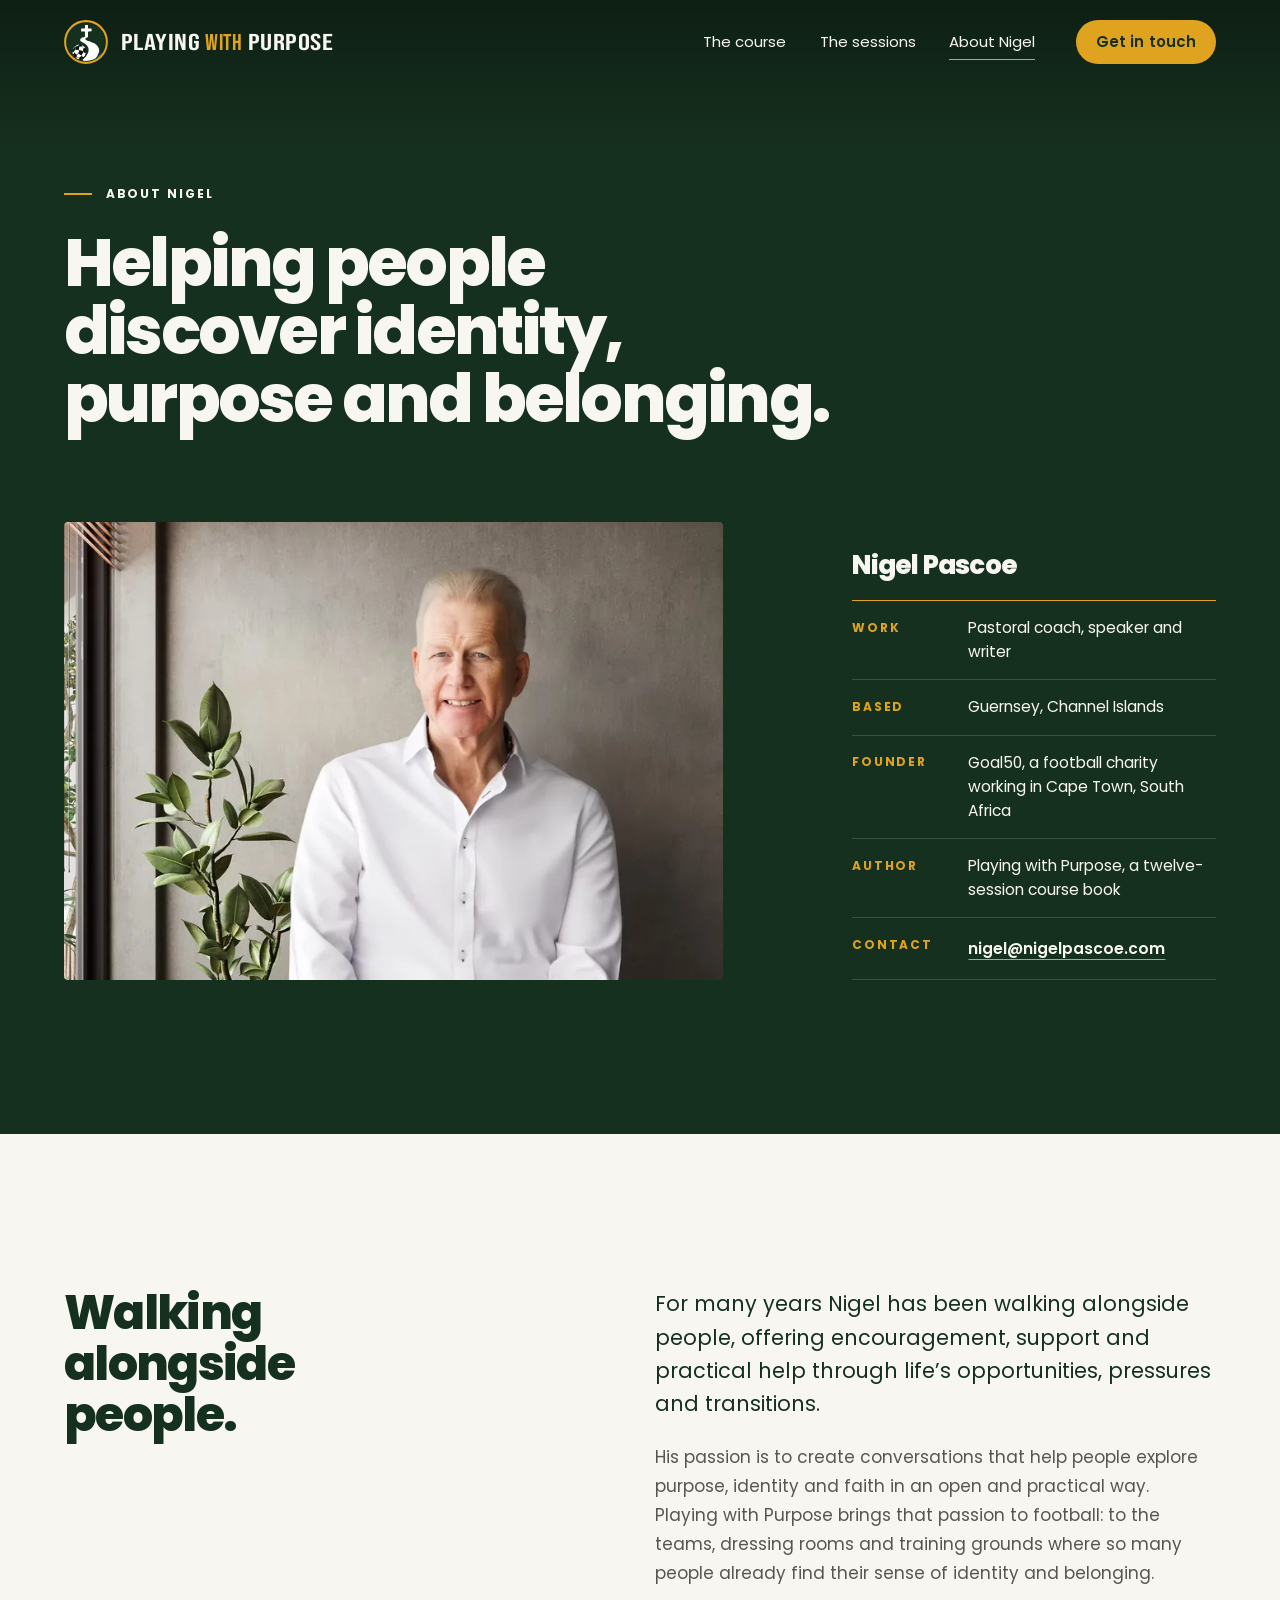
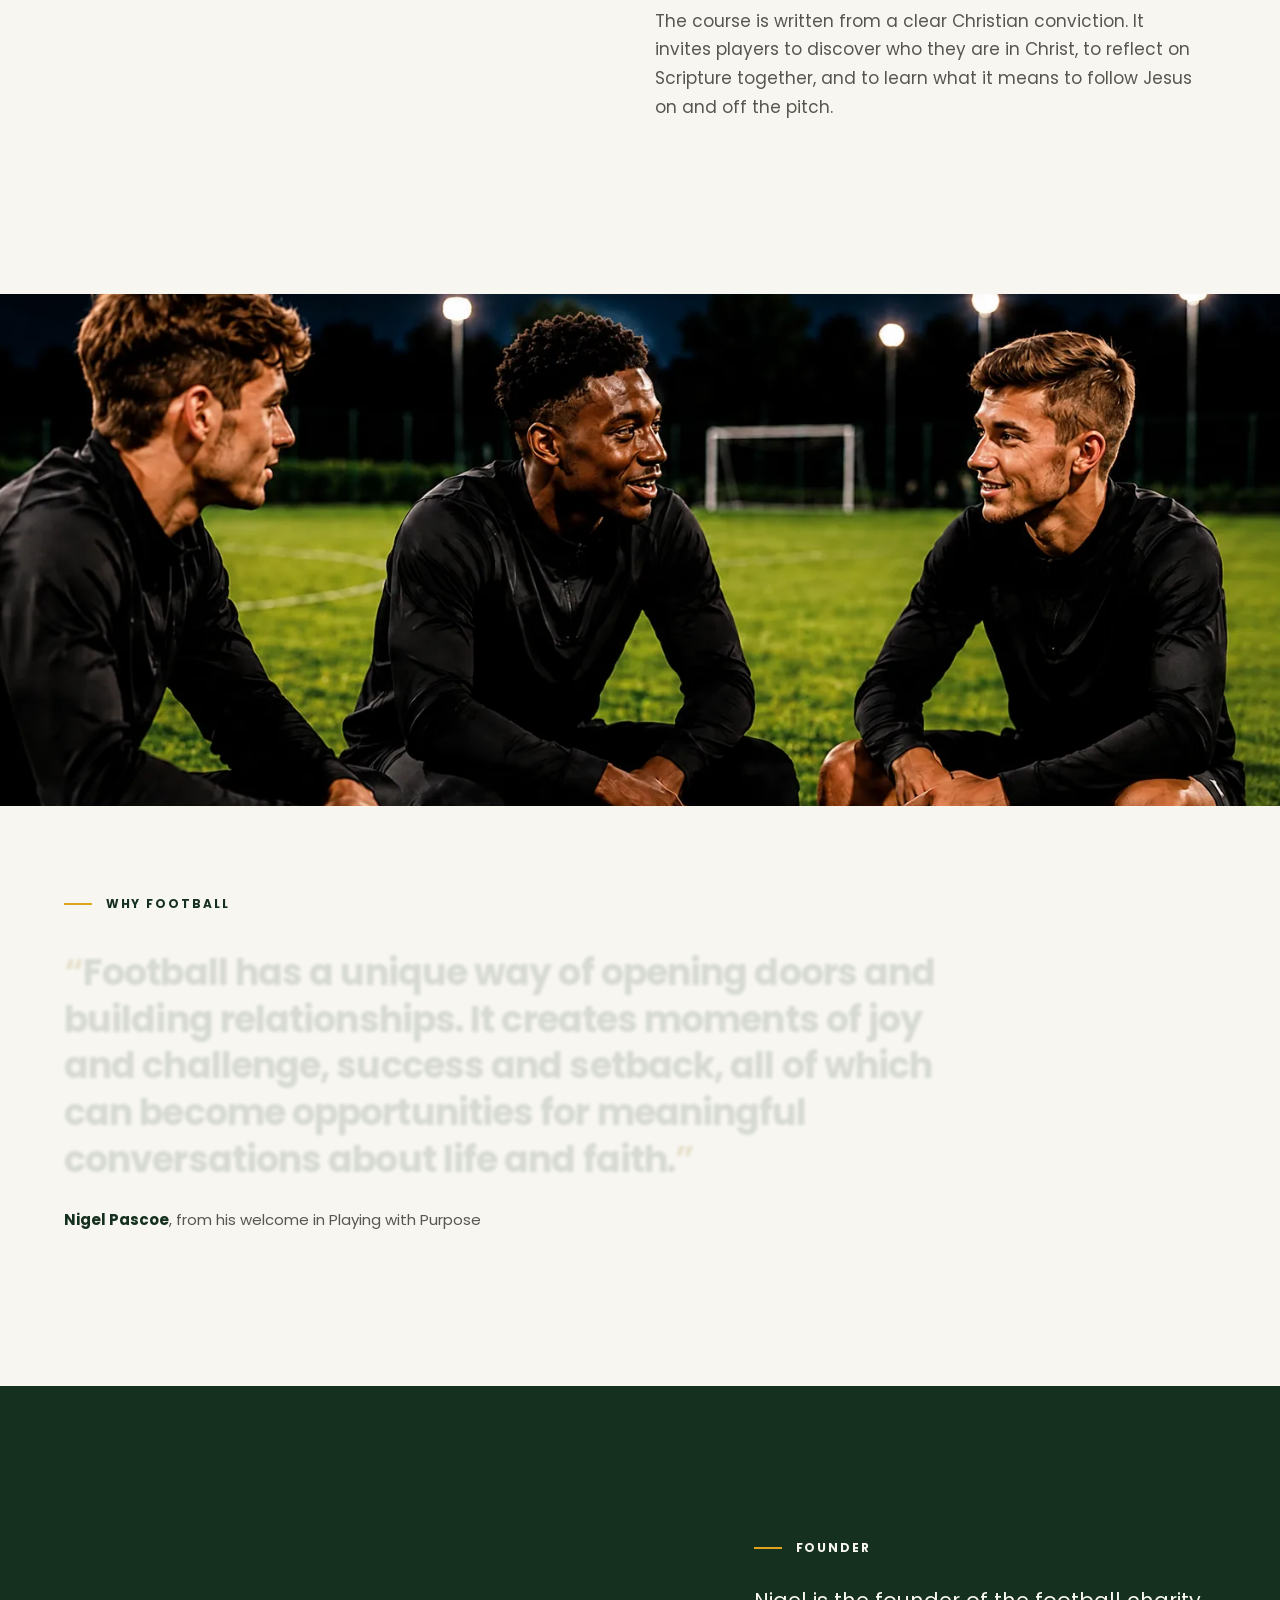
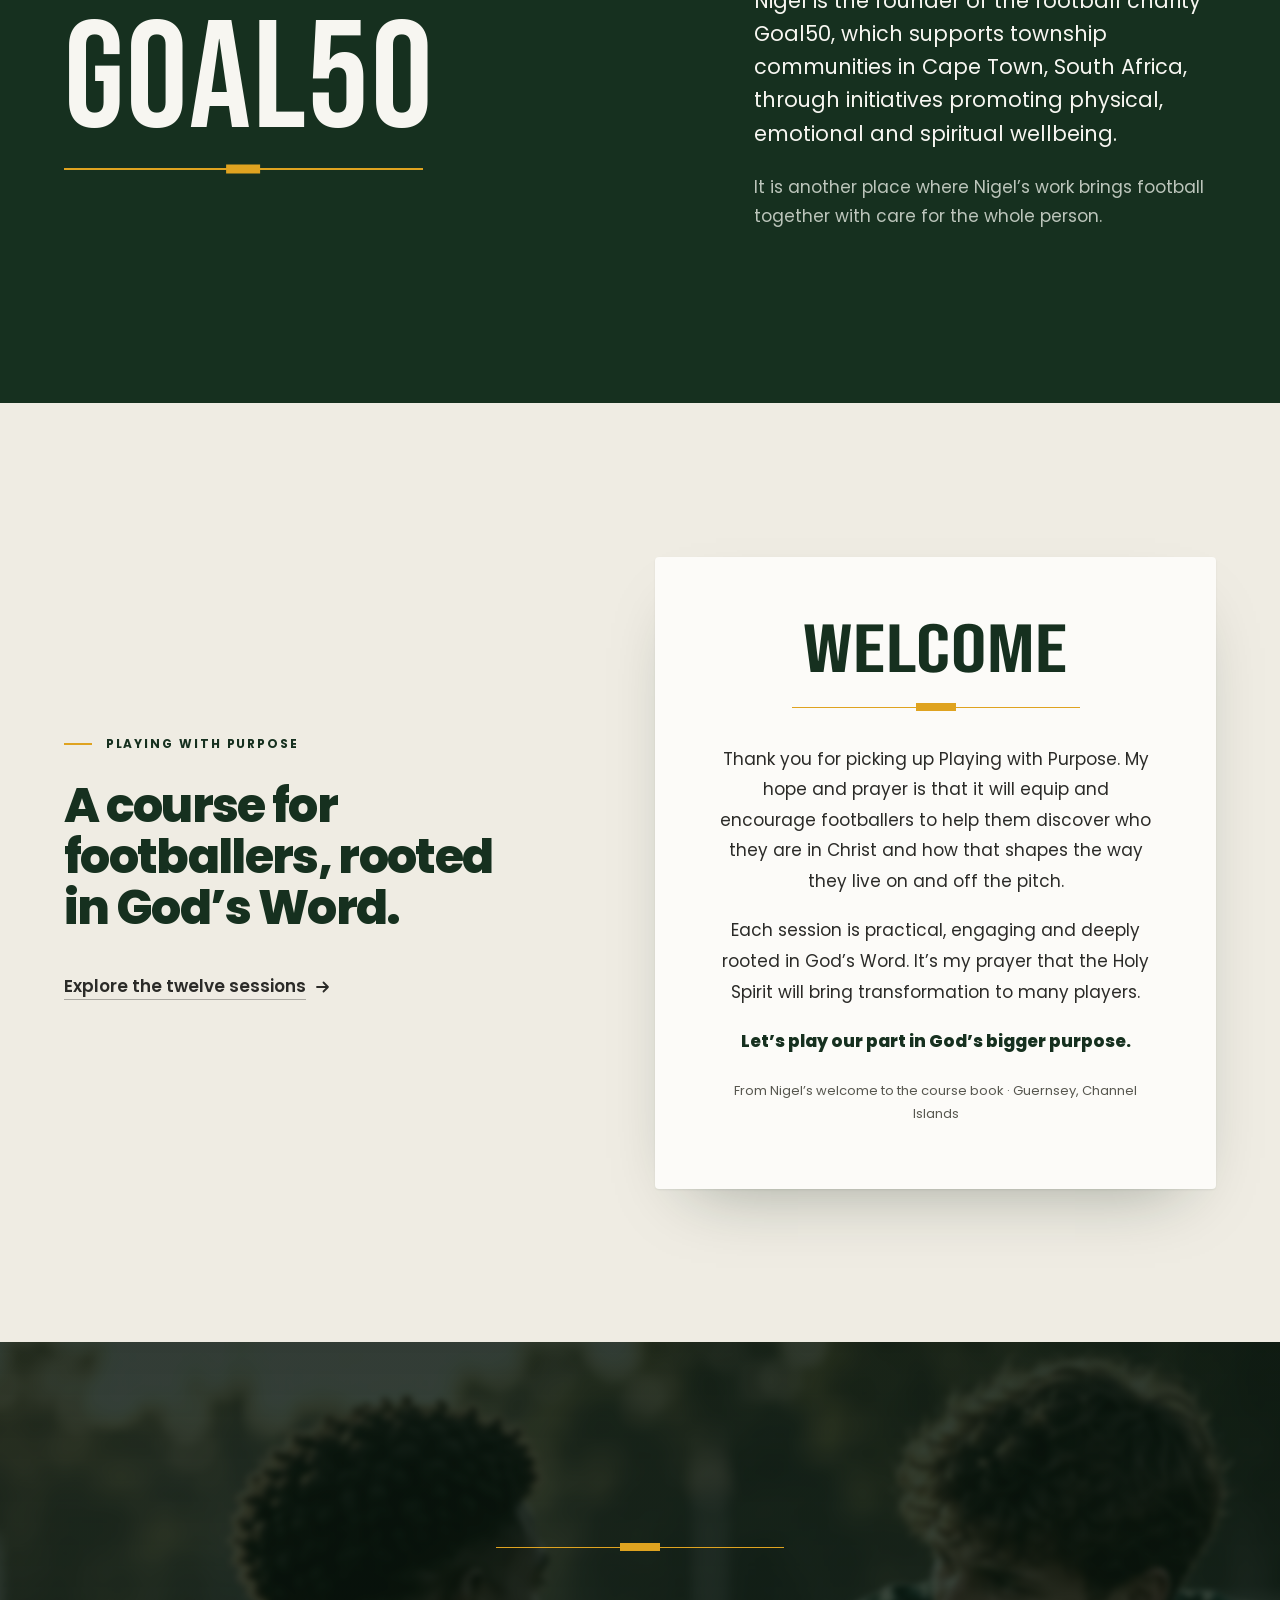
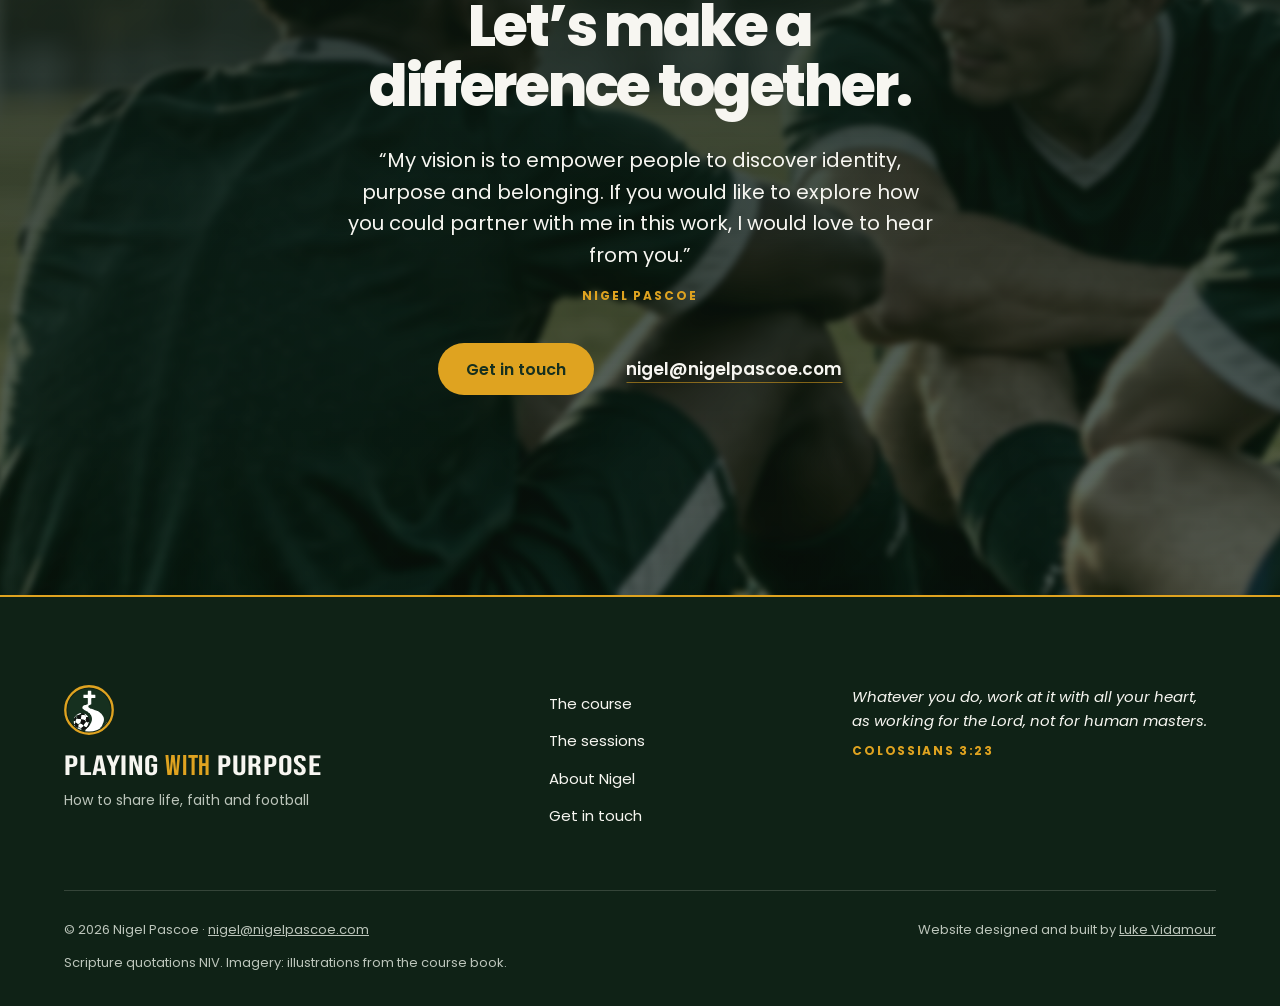
<file: about/index.html>
<!doctype html>
<html lang="en-GB">
<head>
  <meta charset="utf-8">
  <meta name="viewport" content="width=device-width, initial-scale=1, viewport-fit=cover">
  <title>About Nigel Pascoe · Playing with Purpose</title>
  <meta name="description" content="Nigel Pascoe is a pastoral coach, speaker and writer from Guernsey, founder of the football charity Goal50, and author of Playing with Purpose, a twelve-session Christian course for footballers.">
  <link rel="canonical" href="https://playingwithpurpose.uk/about/">
  <meta name="theme-color" content="#16301F">
  <!-- PREVIEW: keeps the draft out of search results. Remove this line (and the Disallow in robots.txt) at launch. -->
  <meta name="robots" content="noindex, nofollow">

  <meta property="og:type" content="website">
  <meta property="og:site_name" content="Playing with Purpose">
  <meta property="og:title" content="About Nigel Pascoe · Playing with Purpose">
  <meta property="og:description" content="Pastoral coach, speaker and writer, founder of Goal50, and author of Playing with Purpose.">
  <meta property="og:url" content="https://playingwithpurpose.uk/about/">
  <meta property="og:image" content="https://playingwithpurpose.uk/assets/img/social-card.jpg?v=2">
  <meta property="og:image:width" content="1200">
  <meta property="og:image:height" content="630">
  <meta property="og:image:alt" content="Playing with Purpose, a 12-session Christian course by Nigel Pascoe, shown beside the course book cover.">
  <meta property="og:locale" content="en_GB">
  <meta name="twitter:card" content="summary_large_image">

  <link rel="icon" href="../favicon.ico" sizes="48x48">
  <link rel="icon" href="../favicon.svg" type="image/svg+xml">
  <link rel="apple-touch-icon" href="../apple-touch-icon.png">
  <link rel="manifest" href="../site.webmanifest">

  <link rel="preload" href="../assets/fonts/pwp-cover-display.woff2" as="font" type="font/woff2" crossorigin>
  <link rel="preload" href="../assets/fonts/bebas-neue-400.woff2" as="font" type="font/woff2" crossorigin>
  <link rel="preload" href="../assets/fonts/poppins-800.woff2" as="font" type="font/woff2" crossorigin>
  <link rel="preload" href="../assets/fonts/poppins-400.woff2" as="font" type="font/woff2" crossorigin>
  <link rel="stylesheet" href="../assets/css/site.css?v=14">
  <script>document.documentElement.classList.add('js')</script>
  <script src="../assets/js/vendor/lenis.min.js?v=1.3.26" defer></script>
  <script src="../assets/js/site.js?v=8" defer></script>
</head>
<body class="page-about">
  <a class="skip-link" href="#main">Skip to content</a>

  <header class="site-header" data-header>
    <div class="site-header__inner wrap">
      <a class="brand" href="../" aria-label="Playing with Purpose, home">
        <img class="brand__mark" src="../assets/img/logo.svg" alt="" width="44" height="44">
        <span class="brand__word" aria-hidden="true">Playing <span class="brand__with">with</span> Purpose</span>
      </a>
      <nav class="site-nav" aria-label="Main">
        <a class="btn btn--gold btn--small site-nav__quick" href="../contact/">Get in touch</a>
        <button class="site-nav__toggle" type="button" aria-expanded="false" aria-controls="site-menu" data-menu-toggle>
          <span class="site-nav__toggle-label">Menu</span>
          <span class="site-nav__toggle-icon" aria-hidden="true"><span></span><span></span></span>
        </button>
        <div class="site-nav__menu" id="site-menu" data-menu>
          <ul class="site-nav__list">
            <li><a class="site-nav__link" href="../#course">The course</a></li>
            <li><a class="site-nav__link" href="../#sessions">The sessions</a></li>
            <li><a class="site-nav__link" href="./" aria-current="page">About Nigel</a></li>
            <li class="site-nav__cta-item"><a class="btn btn--gold btn--small" href="../contact/">Get in touch</a></li>
          </ul>
          <p class="site-nav__email"><span class="site-nav__email-label">Email</span> <a href="mailto:nigel@nigelpascoe.com">nigel@nigelpascoe.com</a></p>
        </div>
      </nav>
    </div>
  </header>

  <main id="main" tabindex="-1">

    <!-- ============ PROFILE OPENING ============ -->
    <section class="profile theme-dark" aria-labelledby="about-title">
      <div class="wrap">
        <p class="eyebrow">About Nigel</p>
        <h1 class="display-1 profile__title" id="about-title">Helping people discover identity, purpose and belonging.</h1>

        <div class="profile__grid">
          <figure class="profile__portrait">
            <picture>
              <source type="image/webp" srcset="../assets/img/nigel-portrait-wide-800.webp 800w, ../assets/img/nigel-portrait-wide-1200.webp 1200w, ../assets/img/nigel-portrait-wide-1706.webp 1706w" sizes="(min-width: 1024px) 56vw, 100vw">
              <img src="../assets/img/nigel-portrait-wide-1200.jpg" srcset="../assets/img/nigel-portrait-wide-800.jpg 800w, ../assets/img/nigel-portrait-wide-1200.jpg 1200w, ../assets/img/nigel-portrait-wide-1706.jpg 1706w" sizes="(min-width: 1024px) 56vw, 100vw" width="1706" height="1188" alt="Nigel Pascoe, smiling, in a white open-necked shirt beside a leafy plant." fetchpriority="high" decoding="async">
            </picture>
          </figure>

          <div class="profile__card">
            <p class="profile__name">Nigel Pascoe</p>
            <dl class="ledger">
              <div><dt>Work</dt><dd>Pastoral coach, speaker and writer</dd></div>
              <div><dt>Based</dt><dd>Guernsey, Channel Islands</dd></div>
              <div><dt>Founder</dt><dd>Goal50, a football charity working in Cape Town, South Africa</dd></div>
              <div><dt>Author</dt><dd>Playing with Purpose, a twelve-session course book</dd></div>
              <div><dt>Contact</dt><dd><a href="mailto:nigel@nigelpascoe.com">nigel@nigelpascoe.com</a></dd></div>
            </dl>
          </div>
        </div>
      </div>
    </section>

    <!-- ============ NARRATIVE ============ -->
    <section class="story" aria-labelledby="story-title">
      <div class="wrap story__grid">
        <h2 class="display-2 story__title" id="story-title" data-reveal>Walking alongside people.</h2>
        <div class="story__text">
          <p class="lead">For many years Nigel has been walking alongside people, offering encouragement, support and practical help through life’s opportunities, pressures and transitions.</p>
          <p>His passion is to create conversations that help people explore purpose, identity and faith in an open and practical way. Playing with Purpose brings that passion to football: to the teams, dressing rooms and training grounds where so many people already find their sense of identity and belonging.</p>
          <p>The course is written from a clear Christian conviction. It invites players to discover who they are in Christ, to reflect on Scripture together, and to learn what it means to follow Jesus on and off the pitch.</p>
        </div>
      </div>
    </section>

    <!-- ============ WHY FOOTBALL ============ -->
    <section class="why-football" aria-labelledby="football-title">
      <figure class="why-football__band">
        <picture>
          <source type="image/webp" srcset="../assets/img/players-floodlights-960.webp 960w, ../assets/img/players-floodlights-1500.webp 1500w, ../assets/img/players-floodlights-1831.webp 1831w" sizes="100vw">
          <img src="../assets/img/players-floodlights-1500.jpg" srcset="../assets/img/players-floodlights-960.jpg 960w, ../assets/img/players-floodlights-1500.jpg 1500w, ../assets/img/players-floodlights-1831.jpg 1831w" sizes="100vw" width="1831" height="859" alt="Three players in training tops crouch on a floodlit pitch, smiling and talking together." loading="lazy" decoding="async">
        </picture>
      </figure>
      <div class="wrap">
        <h2 class="eyebrow why-football__label" id="football-title">Why football</h2>
        <figure class="pull">
          <blockquote class="pull__quote" data-reveal>
            <p data-read><span class="pull__mark" aria-hidden="true">“</span>Football has a unique way of opening doors and building relationships. It creates moments of joy and challenge, success and setback, all of which can become opportunities for meaningful conversations about life and faith.<span aria-hidden="true">”</span></p>
          </blockquote>
          <figcaption class="pull__cite"><strong>Nigel Pascoe</strong>, from his welcome in Playing with Purpose</figcaption>
        </figure>
      </div>
    </section>

    <!-- ============ GOAL50 ============ -->
    <section class="goal50 theme-dark" aria-labelledby="goal50-title">
      <div class="wrap goal50__grid">
        <h2 class="goal50__name" id="goal50-title"><span class="visually-hidden">Founder of </span>Goal50</h2>
        <div class="goal50__text">
          <p class="eyebrow">Founder</p>
          <p class="lead">Nigel is the founder of the football charity Goal50, which supports township communities in Cape Town, South Africa, through initiatives promoting physical, emotional and spiritual wellbeing.</p>
          <p>It is another place where Nigel’s work brings football together with care for the whole person.</p>
        </div>
      </div>
    </section>

    <!-- ============ THE COURSE, IN NIGEL'S WORDS ============ -->
    <section class="welcome" aria-labelledby="welcome-title">
      <div class="wrap welcome__grid">
        <div class="welcome__intro">
          <p class="eyebrow">Playing with Purpose</p>
          <h2 class="display-2" id="welcome-title" data-reveal>A course for footballers, rooted in God’s Word.</h2>
          <a class="link-arrow link-arrow--right" href="../#sessions">Explore the twelve sessions <svg class="link-arrow__icon" viewBox="0 0 16 16" aria-hidden="true"><path d="M2 8h11M8.5 3.5 13 8l-4.5 4.5"/></svg></a>
        </div>
        <figure class="letter">
          <p class="letter__head" aria-hidden="true">Welcome</p>
          <div class="mark-rule" aria-hidden="true"></div>
          <blockquote class="letter__body">
            <p>Thank you for picking up Playing with Purpose. My hope and prayer is that it will equip and encourage footballers to help them discover who they are in Christ and how that shapes the way they live on and off the pitch.</p>
            <p>Each session is practical, engaging and deeply rooted in God’s Word. It’s my prayer that the Holy Spirit will bring transformation to many players.</p>
            <p class="letter__line">Let’s play our part in God’s bigger purpose.</p>
          </blockquote>
          <figcaption class="letter__source">From Nigel’s welcome to the course book · Guernsey, Channel Islands</figcaption>
        </figure>
      </div>
    </section>

    <!-- ============ CLOSING INVITATION ============ -->
    <section class="closing closing--centred closing--soft theme-dark" aria-labelledby="closing-title">
      <div class="closing__media" aria-hidden="true" data-parallax="0.1">
        <picture>
          <source type="image/webp" srcset="../assets/img/closing-together-960.webp 960w, ../assets/img/closing-together-1600.webp 1600w, ../assets/img/closing-together-2400.webp 2400w" sizes="100vw">
          <img src="../assets/img/closing-together-1600.jpg" srcset="../assets/img/closing-together-960.jpg 960w, ../assets/img/closing-together-1600.jpg 1600w, ../assets/img/closing-together-2400.jpg 2400w" sizes="100vw" width="2400" height="957" alt="" loading="lazy" decoding="async">
        </picture>
      </div>
      <div class="wrap closing__inner">
        <div class="mark-rule" aria-hidden="true"></div>
        <h2 class="closing__title" id="closing-title" data-reveal>Let’s make a difference together.</h2>
        <p class="closing__lead">“My vision is to empower people to discover identity, purpose and belonging. If you would like to explore how you could partner with me in this work, I would love to hear from you.”</p>
        <p class="closing__attrib">Nigel Pascoe</p>
        <div class="closing__actions">
          <a class="btn btn--gold" href="../contact/">Get in touch</a>
          <a class="closing__email" href="mailto:nigel@nigelpascoe.com">nigel@nigelpascoe.com</a>
        </div>
      </div>
    </section>
  </main>

  <footer class="site-footer theme-dark">
    <div class="wrap site-footer__grid">
      <div class="site-footer__brand">
        <img src="../assets/img/logo.svg" alt="" width="56" height="56">
        <p class="site-footer__name">Playing <span>with</span> Purpose</p>
        <p class="site-footer__tag">How to share life, faith and football</p>
      </div>
      <nav class="site-footer__nav" aria-label="Footer">
        <ul>
          <li><a href="../#course">The course</a></li>
          <li><a href="../#sessions">The sessions</a></li>
          <li><a href="./" aria-current="page">About Nigel</a></li>
          <li><a href="../contact/">Get in touch</a></li>
        </ul>
      </nav>
      <figure class="site-footer__verse">
        <blockquote><p>Whatever you do, work at it with all your heart, as working for the Lord, not for human masters.</p></blockquote>
        <figcaption>Colossians 3:23</figcaption>
      </figure>
    </div>
    <div class="wrap site-footer__legal">
      <p>© 2026 Nigel Pascoe · <a href="mailto:nigel@nigelpascoe.com">nigel@nigelpascoe.com</a></p>
      <p>Scripture quotations NIV. Imagery: illustrations from the course book.</p>
      <p class="site-footer__credit">Website designed and built by <a href="mailto:luke@pottingshed.com">Luke Vidamour</a></p>
    </div>
  </footer>
</body>
</html>
</file>
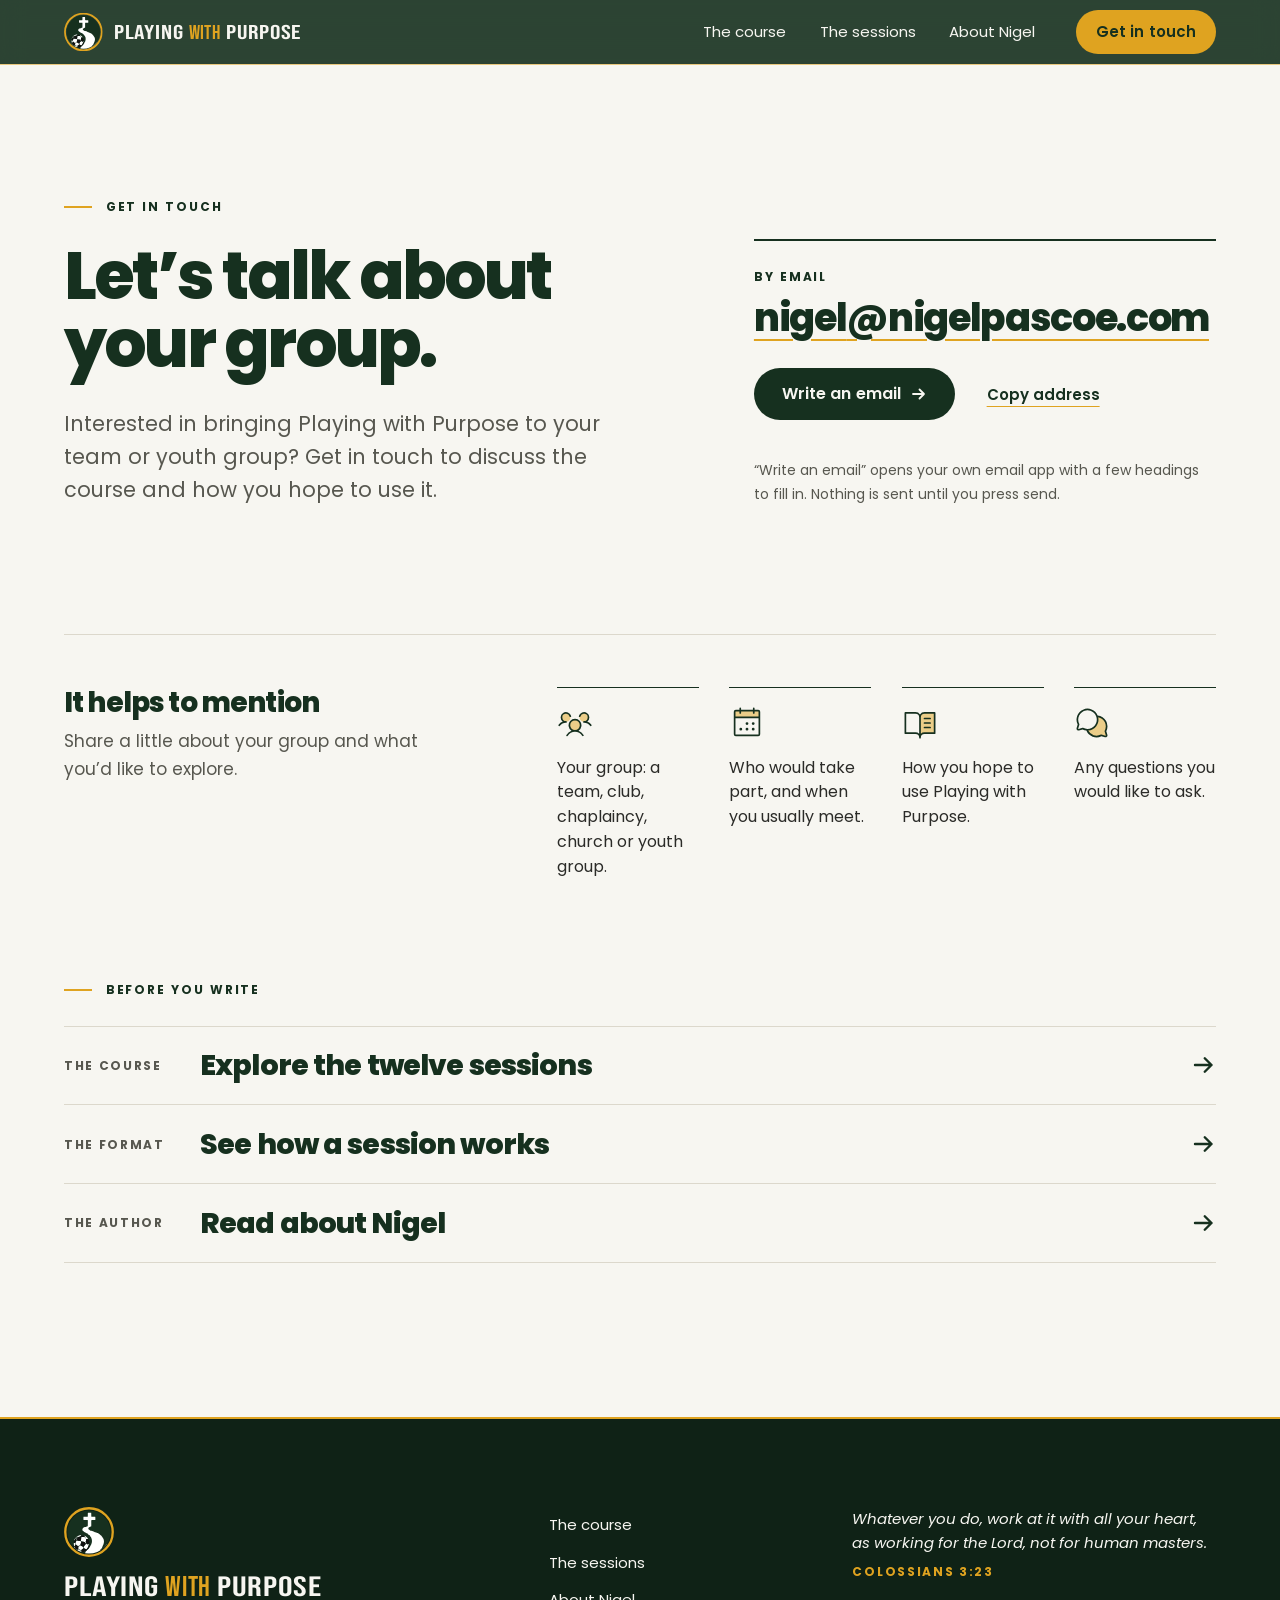
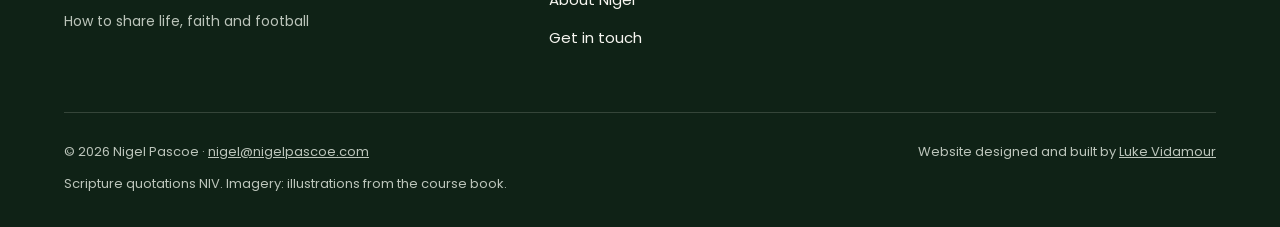
<file: contact/index.html>
<!doctype html>
<html lang="en-GB">
<head>
  <meta charset="utf-8">
  <meta name="viewport" content="width=device-width, initial-scale=1, viewport-fit=cover">
  <title>Get in touch · Playing with Purpose</title>
  <meta name="description" content="Interested in bringing Playing with Purpose to your team or youth group? Get in touch to talk about the course and how you hope to use it.">
  <link rel="canonical" href="https://playingwithpurpose.uk/contact/">
  <meta name="theme-color" content="#16301F">
  <!-- PREVIEW: keeps the draft out of search results. Remove this line (and the Disallow in robots.txt) at launch. -->
  <meta name="robots" content="noindex, nofollow">

  <meta property="og:type" content="website">
  <meta property="og:site_name" content="Playing with Purpose">
  <meta property="og:title" content="Get in touch · Playing with Purpose">
  <meta property="og:description" content="Interested in bringing Playing with Purpose to your team or youth group? Get in touch.">
  <meta property="og:url" content="https://playingwithpurpose.uk/contact/">
  <meta property="og:image" content="https://playingwithpurpose.uk/assets/img/social-card.jpg?v=2">
  <meta property="og:image:width" content="1200">
  <meta property="og:image:height" content="630">
  <meta property="og:image:alt" content="Playing with Purpose, a 12-session Christian course by Nigel Pascoe, shown beside the course book cover.">
  <meta property="og:locale" content="en_GB">
  <meta name="twitter:card" content="summary_large_image">

  <link rel="icon" href="../favicon.ico" sizes="48x48">
  <link rel="icon" href="../favicon.svg" type="image/svg+xml">
  <link rel="apple-touch-icon" href="../apple-touch-icon.png">
  <link rel="manifest" href="../site.webmanifest">

  <link rel="preload" href="../assets/fonts/pwp-cover-display.woff2" as="font" type="font/woff2" crossorigin>
  <link rel="preload" href="../assets/fonts/bebas-neue-400.woff2" as="font" type="font/woff2" crossorigin>
  <link rel="preload" href="../assets/fonts/poppins-800.woff2" as="font" type="font/woff2" crossorigin>
  <link rel="preload" href="../assets/fonts/poppins-400.woff2" as="font" type="font/woff2" crossorigin>
  <link rel="stylesheet" href="../assets/css/site.css?v=14">
  <script>document.documentElement.classList.add('js')</script>
  <script src="../assets/js/vendor/lenis.min.js?v=1.3.26" defer></script>
  <script src="../assets/js/site.js?v=8" defer></script>
</head>
<body class="page-contact">
  <a class="skip-link" href="#main">Skip to content</a>

  <header class="site-header is-solid is-compact" data-header data-solid>
    <div class="site-header__inner wrap">
      <a class="brand" href="../" aria-label="Playing with Purpose, home">
        <img class="brand__mark" src="../assets/img/logo.svg" alt="" width="44" height="44">
        <span class="brand__word" aria-hidden="true">Playing <span class="brand__with">with</span> Purpose</span>
      </a>
      <nav class="site-nav" aria-label="Main">
        <a class="btn btn--gold btn--small site-nav__quick" href="./" aria-current="page">Get in touch</a>
        <button class="site-nav__toggle" type="button" aria-expanded="false" aria-controls="site-menu" data-menu-toggle>
          <span class="site-nav__toggle-label">Menu</span>
          <span class="site-nav__toggle-icon" aria-hidden="true"><span></span><span></span></span>
        </button>
        <div class="site-nav__menu" id="site-menu" data-menu>
          <ul class="site-nav__list">
            <li><a class="site-nav__link" href="../#course">The course</a></li>
            <li><a class="site-nav__link" href="../#sessions">The sessions</a></li>
            <li><a class="site-nav__link" href="../about/">About Nigel</a></li>
            <li class="site-nav__cta-item"><a class="btn btn--gold btn--small" href="./" aria-current="page">Get in touch</a></li>
          </ul>
          <p class="site-nav__email"><span class="site-nav__email-label">Email</span> <a href="mailto:nigel@nigelpascoe.com">nigel@nigelpascoe.com</a></p>
        </div>
      </nav>
    </div>
  </header>

  <main id="main" tabindex="-1">
    <section class="contact" aria-labelledby="contact-title">
      <div class="wrap contact__grid">
        <div class="contact__intro">
          <p class="eyebrow">Get in touch</p>
          <h1 class="display-1" id="contact-title">Let’s talk about your group.</h1>
          <p class="lead">Interested in bringing Playing with Purpose to your team or youth group? Get in touch to discuss the course and how you hope to use it.</p>
        </div>

        <div class="contact__card">
          <h2 class="contact__label">By email</h2>
          <p class="contact__address"><a href="mailto:nigel@nigelpascoe.com">nigel<wbr>@nigelpascoe.com</a></p>
          <div class="contact__actions">
            <!-- The subject and body below pre-fill the visitor's own email app. Nothing is sent from this website. -->
            <a class="btn btn--green" href="mailto:nigel@nigelpascoe.com?subject=Playing%20with%20Purpose%20%E2%80%93%20our%20group&amp;body=Hi%20Nigel%2C%0D%0A%0D%0AAbout%20our%20group%3A%0D%0A%0D%0A%0D%0AHow%20we%20hope%20to%20use%20Playing%20with%20Purpose%3A%0D%0A%0D%0A%0D%0AAny%20questions%3A%0D%0A%0D%0A%0D%0AThank%20you%2C%0D%0A">Write an email <svg class="link-arrow__icon" viewBox="0 0 16 16" aria-hidden="true"><path d="M2 8h11M8.5 3.5 13 8l-4.5 4.5"/></svg></a>
            <button class="text-button contact__copy" type="button" data-copy="nigel@nigelpascoe.com" aria-describedby="copy-status" hidden>Copy address</button>
          </div>
          <p class="contact__status" id="copy-status" role="status" aria-live="polite"></p>
          <p class="contact__note">“Write an email” opens your own email app with a few headings to fill in. Nothing is sent until you press send.</p>
        </div>
      </div>

      <div class="wrap mention" aria-labelledby="mention-title">
        <div class="mention__head">
          <h2 class="mention__title" id="mention-title">It helps to mention</h2>
          <p>Share a little about your group and what you’d like to explore.</p>
        </div>
        <!-- Icons: Phosphor (MIT), see assets/LICENSES.md -->
        <ul class="mention__list" data-reveal-group>
          <li><svg class="icon-duo mention__icon" viewBox="0 0 256 256" aria-hidden="true" focusable="false"><path class="i-tint" d="M168,144a40,40,0,1,1-40-40A40,40,0,0,1,168,144ZM64,56A32,32,0,1,0,96,88,32,32,0,0,0,64,56Zm128,0a32,32,0,1,0,32,32A32,32,0,0,0,192,56Z"/><path class="i-line" d="M243.6,148.8a6,6,0,0,1-8.4-1.2A53.58,53.58,0,0,0,192,126a6,6,0,0,1,0-12,26,26,0,1,0-25.18-32.5,6,6,0,0,1-11.62-3,38,38,0,1,1,59.91,39.63A65.69,65.69,0,0,1,244.8,140.4,6,6,0,0,1,243.6,148.8ZM189.19,213a6,6,0,0,1-2.19,8.2,5.9,5.9,0,0,1-3,.81,6,6,0,0,1-5.2-3,59,59,0,0,0-101.62,0,6,6,0,1,1-10.38-6A70.1,70.1,0,0,1,103,182.55a46,46,0,1,1,50.1,0A70.1,70.1,0,0,1,189.19,213ZM128,178a34,34,0,1,0-34-34A34,34,0,0,0,128,178ZM70,120a6,6,0,0,0-6-6A26,26,0,1,1,89.18,81.49a6,6,0,1,0,11.62-3,38,38,0,1,0-59.91,39.63A65.69,65.69,0,0,0,11.2,140.4a6,6,0,1,0,9.6,7.2A53.58,53.58,0,0,1,64,126,6,6,0,0,0,70,120Z"/></svg><span>Your group: a team, club, chaplaincy, church or youth group.</span></li>
          <li><svg class="icon-duo mention__icon" viewBox="0 0 256 256" aria-hidden="true" focusable="false"><path class="i-tint" d="M216,48V88H40V48a8,8,0,0,1,8-8H208A8,8,0,0,1,216,48Z"/><path class="i-line" d="M208,34H182V24a6,6,0,0,0-12,0V34H86V24a6,6,0,0,0-12,0V34H48A14,14,0,0,0,34,48V208a14,14,0,0,0,14,14H208a14,14,0,0,0,14-14V48A14,14,0,0,0,208,34ZM48,46H74V56a6,6,0,0,0,12,0V46h84V56a6,6,0,0,0,12,0V46h26a2,2,0,0,1,2,2V82H46V48A2,2,0,0,1,48,46ZM208,210H48a2,2,0,0,1-2-2V94H210V208A2,2,0,0,1,208,210Zm-70-78a10,10,0,1,1-10-10A10,10,0,0,1,138,132Zm44,0a10,10,0,1,1-10-10A10,10,0,0,1,182,132ZM94,172a10,10,0,1,1-10-10A10,10,0,0,1,94,172Zm44,0a10,10,0,1,1-10-10A10,10,0,0,1,138,172Zm44,0a10,10,0,1,1-10-10A10,10,0,0,1,182,172Z"/></svg><span>Who would take part, and when you usually meet.</span></li>
          <li><svg class="icon-duo mention__icon" viewBox="0 0 256 256" aria-hidden="true" focusable="false"><path class="i-tint" d="M232,56V200H160a32,32,0,0,0-32,32V88a32,32,0,0,1,32-32Z"/><path class="i-line" d="M232,50H160a38,38,0,0,0-32,17.55A38,38,0,0,0,96,50H24a6,6,0,0,0-6,6V200a6,6,0,0,0,6,6H96a26,26,0,0,1,26,26,6,6,0,0,0,12,0,26,26,0,0,1,26-26h72a6,6,0,0,0,6-6V56A6,6,0,0,0,232,50ZM96,194H30V62H96a26,26,0,0,1,26,26V204.31A37.86,37.86,0,0,0,96,194Zm130,0H160a37.87,37.87,0,0,0-26,10.32V88a26,26,0,0,1,26-26h66ZM160,90h40a6,6,0,0,1,0,12H160a6,6,0,0,1,0-12Zm46,38a6,6,0,0,1-6,6H160a6,6,0,0,1,0-12h40A6,6,0,0,1,206,128Zm0,32a6,6,0,0,1-6,6H160a6,6,0,0,1,0-12h40A6,6,0,0,1,206,160Z"/></svg><span>How you hope to use Playing with Purpose.</span></li>
          <li><svg class="icon-duo mention__icon" viewBox="0 0 256 256" aria-hidden="true" focusable="false"><path class="i-tint" d="M231.66,213.73a8,8,0,0,1-9.93,9.93L194,215.5A72.05,72.05,0,0,1,92.06,175.89h0c1.31.07,2.62.11,3.94.11a72,72,0,0,0,67.93-95.88h0A72,72,0,0,1,223.5,186Z"/><path class="i-line" d="M229.93,186.58A78,78,0,0,0,168.16,74.42,78,78,0,1,0,26.07,138.58L18.58,164A14,14,0,0,0,36,181.42l25.46-7.49a78,78,0,0,0,26.39,7.63,78,78,0,0,0,106.77,40.37L220,229.42A14,14,0,0,0,237.42,212ZM62,161.5a6.05,6.05,0,0,0-1.69.24l-27.77,8.17a2,2,0,0,1-2.48-2.48l8.17-27.77a6.05,6.05,0,0,0-.47-4.53,66,66,0,1,1,27.08,27.08A6,6,0,0,0,62,161.5Zm155.71,26.16,8.17,27.77a2,2,0,0,1-2.48,2.48l-27.77-8.17a6.06,6.06,0,0,0-4.53.47,66,66,0,0,1-90-28.4,77.92,77.92,0,0,0,71-94.68,66,66,0,0,1,46.07,96A6.05,6.05,0,0,0,217.74,187.66Z"/></svg><span>Any questions you would like to ask.</span></li>
        </ul>
      </div>
    </section>

    <section class="next" aria-labelledby="next-title">
      <div class="wrap">
        <h2 class="eyebrow" id="next-title">Before you write</h2>
        <ul class="next__list">
          <li><a class="next__link" href="../#sessions"><span class="next__kicker">The course</span><span class="next__text">Explore the twelve sessions</span><svg class="next__icon" viewBox="0 0 16 16" aria-hidden="true"><path d="M2 8h11M8.5 3.5 13 8l-4.5 4.5"/></svg></a></li>
          <li><a class="next__link" href="../#how-it-works"><span class="next__kicker">The format</span><span class="next__text">See how a session works</span><svg class="next__icon" viewBox="0 0 16 16" aria-hidden="true"><path d="M2 8h11M8.5 3.5 13 8l-4.5 4.5"/></svg></a></li>
          <li><a class="next__link" href="../about/"><span class="next__kicker">The author</span><span class="next__text">Read about Nigel</span><svg class="next__icon" viewBox="0 0 16 16" aria-hidden="true"><path d="M2 8h11M8.5 3.5 13 8l-4.5 4.5"/></svg></a></li>
        </ul>
      </div>
    </section>
  </main>

  <footer class="site-footer theme-dark">
    <div class="wrap site-footer__grid">
      <div class="site-footer__brand">
        <img src="../assets/img/logo.svg" alt="" width="56" height="56">
        <p class="site-footer__name">Playing <span>with</span> Purpose</p>
        <p class="site-footer__tag">How to share life, faith and football</p>
      </div>
      <nav class="site-footer__nav" aria-label="Footer">
        <ul>
          <li><a href="../#course">The course</a></li>
          <li><a href="../#sessions">The sessions</a></li>
          <li><a href="../about/">About Nigel</a></li>
          <li><a href="./" aria-current="page">Get in touch</a></li>
        </ul>
      </nav>
      <figure class="site-footer__verse">
        <blockquote><p>Whatever you do, work at it with all your heart, as working for the Lord, not for human masters.</p></blockquote>
        <figcaption>Colossians 3:23</figcaption>
      </figure>
    </div>
    <div class="wrap site-footer__legal">
      <p>© 2026 Nigel Pascoe · <a href="mailto:nigel@nigelpascoe.com">nigel@nigelpascoe.com</a></p>
      <p>Scripture quotations NIV. Imagery: illustrations from the course book.</p>
      <p class="site-footer__credit">Website designed and built by <a href="mailto:luke@pottingshed.com">Luke Vidamour</a></p>
    </div>
  </footer>
</body>
</html>
</file>
<file: assets/css/site.css>
/* ==========================================================================
   Playing with Purpose — site styles
   The book's own system: Poppins (interior), Bebas Neue at the cover's 130% stretch,
   forest green, off-white and gold, the gold centre-mark rule and gold number discs.
   Editorial principles: one left axis, a strict type scale, numbered section folios,
   one or two big moments and calm, generous space everywhere else.
   ========================================================================== */

/* ---------- Fonts: the book's own families (SIL OFL), subset to Latin ----------
   The two display faces are preloaded and use font-display: block, so the lockup never flashes in a
   stand-in face (which would also shift the rules around "with"). Body text swaps as normal. */
@font-face { font-family: "Poppins"; src: url("../fonts/poppins-400.woff2") format("woff2"); font-weight: 400; font-style: normal; font-display: swap; }
@font-face { font-family: "Poppins"; src: url("../fonts/poppins-400-italic.woff2") format("woff2"); font-weight: 400; font-style: italic; font-display: swap; }
@font-face { font-family: "Poppins"; src: url("../fonts/poppins-600.woff2") format("woff2"); font-weight: 600; font-style: normal; font-display: swap; }
@font-face { font-family: "Poppins"; src: url("../fonts/poppins-700.woff2") format("woff2"); font-weight: 700; font-style: normal; font-display: swap; }
@font-face { font-family: "Poppins"; src: url("../fonts/poppins-800.woff2") format("woff2"); font-weight: 800; font-style: normal; font-display: swap; }
@font-face { font-family: "Bebas Neue"; src: url("../fonts/bebas-neue-400.woff2") format("woff2"); font-weight: 400; font-style: normal; font-display: block; }
/* Bebas Neue widened 130%, exactly as the front cover sets it (scaleX(1.3)); renamed per the OFL. */
@font-face { font-family: "PWP Cover Display"; src: url("../fonts/pwp-cover-display.woff2") format("woff2"); font-weight: 400; font-style: normal; font-display: block; }

/* ---------- Tokens ---------- */
:root {
  --green: #16301F;
  --green-deep: #0F2216;
  --paper: #F7F6F1;
  --paper-2: #EFECE3;
  --ink: #2B2B28;
  --ink-soft: #57574F;
  --gold: #DFA320;
  --gold-ink: #8A6400;
  --gold-soft: rgba(223, 163, 32, .55);
  --rule: #DCD8CC;
  --on-dark: #F7F6F1;
  --on-dark-soft: #BCC5BB;
  --on-dark-rule: rgba(247, 246, 241, .16);

  --font-cover: "PWP Cover Display", "Bebas Neue", "Arial Narrow", Impact, sans-serif;
  --font-display: "Bebas Neue", "Arial Narrow", Impact, sans-serif;
  --font-sans: "Poppins", ui-sans-serif, system-ui, -apple-system, "Segoe UI", sans-serif;

  --pad: clamp(20px, 5vw, 72px);
  --max: 1280px;
  --gutter: clamp(16px, 2.4vw, 32px);
  --header-h: 68px;
  --header-h-compact: 58px;
  --section: clamp(104px, 12vw, 176px);
  --measure: 34rem;
  --ease-out: cubic-bezier(.22, 1, .36, 1);
  --ease-in-out: cubic-bezier(.65, 0, .35, 1);
  --focus: var(--green);
}
@media (min-width: 900px) { :root { --header-h: 84px; --header-h-compact: 64px; } }

/* ---------- Base ---------- */
*, *::before, *::after { box-sizing: border-box; }
html { -webkit-text-size-adjust: 100%; text-size-adjust: 100%; scroll-padding-top: var(--header-h); }
@media (prefers-reduced-motion: no-preference) { html:not(.lenis) { scroll-behavior: smooth; } }
html.lenis, html.lenis body { height: auto; }
.lenis.lenis-smooth { scroll-behavior: auto !important; }
.lenis.lenis-stopped { overflow: clip; }
body {
  margin: 0; background: var(--paper); color: var(--ink);
  font: 400 1.0625rem/1.7 var(--font-sans);
  -webkit-font-smoothing: antialiased; -moz-osx-font-smoothing: grayscale; text-rendering: optimizeLegibility;
}
body.menu-open { overflow: hidden; }
img, picture, svg, video { display: block; max-width: 100%; }
img { height: auto; }
a { color: inherit; }
p { margin: 0 0 1.1em; text-wrap: pretty; }
h1, h2, h3, h4 { margin: 0; font-weight: 800; }
button { font: inherit; color: inherit; }
::selection { background: var(--gold); color: var(--green); }
main:focus { outline: none; }
:focus-visible { outline: 2px solid var(--focus); outline-offset: 4px; border-radius: 1px; }
.theme-dark { --focus: var(--gold); background: var(--green); color: var(--on-dark); }

.visually-hidden { position: absolute !important; width: 1px; height: 1px; padding: 0; margin: -1px; overflow: hidden; clip: rect(0 0 0 0); white-space: nowrap; border: 0; }
.skip-link { position: fixed; left: 16px; top: -100px; z-index: 100; background: var(--gold); color: var(--green); padding: .75rem 1rem; font-weight: 700; text-decoration: none; }
.skip-link:focus { top: 12px; }
.keep { white-space: nowrap; }
@media (max-width: 639.98px) { .keep { white-space: normal; } }
.wrap { width: min(100% - 2 * var(--pad), var(--max)); margin-inline: auto; }

/* ---------- Type roles: a strict scale ---------- */
.eyebrow {
  display: flex; align-items: center; gap: .85rem; margin: 0 0 1.75rem;
  font: 700 .75rem/1.3 var(--font-sans); letter-spacing: .16em; text-transform: uppercase; color: var(--green);
}
.eyebrow::before { content: ""; flex: none; width: 1.75rem; height: 2px; background: var(--gold); }
/* Duotone icons (Phosphor, MIT): a green line drawing over a soft gold fill. */
.icon-duo .i-line { fill: var(--green); }
.icon-duo .i-tint { fill: var(--gold); fill-opacity: .5; }

/* Section folios: a chapter number in the cover face, like the book's contents page. */
.eyebrow__num { font: 400 1.0625rem/1 var(--font-cover); letter-spacing: .04em; color: var(--gold-ink); padding-top: .1em; }
.eyebrow--folio::before { display: none; }
.eyebrow--folio .eyebrow__num::after { content: ""; display: inline-block; width: 1.75rem; height: 1px; margin: 0 0 .28em .85rem; vertical-align: middle; background: currentColor; opacity: .6; }
.theme-dark .eyebrow { color: var(--on-dark); }
.theme-dark .eyebrow__num { color: var(--gold); }
.eyebrow--centre { justify-content: center; }

.h-section, .display-2 {
  font: 800 clamp(2rem, 1.3rem + 2.1vw, 3.375rem)/1.07 var(--font-sans);
  letter-spacing: -.035em; color: var(--green); text-wrap: balance;
}
.theme-dark .h-section, .theme-dark .display-2 { color: var(--on-dark); }
.display-1 { font: 800 clamp(2.5rem, 1.4rem + 3.4vw, 4.75rem)/1.03 var(--font-sans); letter-spacing: -.042em; color: var(--green); text-wrap: balance; }
.theme-dark .display-1 { color: var(--on-dark); }
.lead { font-size: clamp(1.125rem, 1.02rem + .35vw, 1.3125rem); line-height: 1.6; color: var(--green); max-width: 32em; }
.theme-dark .lead { color: var(--on-dark); }

.disc { display: inline-grid; place-items: center; flex: none; width: 1.75rem; height: 1.75rem; border-radius: 50%; background: var(--gold); color: var(--green); font: 700 .8125rem/1 var(--font-sans); font-variant-numeric: lining-nums tabular-nums; }
.mark-rule { position: relative; height: 10px; width: min(100%, 18rem); margin-inline: auto; }
.mark-rule::before { content: ""; position: absolute; left: 0; right: 0; top: 50%; height: 1px; background: var(--gold); }
.mark-rule::after { content: ""; position: absolute; left: 50%; top: 50%; width: 40px; height: 8px; background: var(--gold); transform: translate(-50%, -50%); }

/* ---------- Buttons & links ---------- */
.btn {
  position: relative; display: inline-flex; align-items: center; justify-content: center; gap: .6rem;
  min-height: 3.25rem; padding: .95rem 1.75rem; overflow: hidden; isolation: isolate;
  font: 600 1rem/1.1 var(--font-sans); letter-spacing: .005em; text-decoration: none; white-space: nowrap;
  border: 0; border-radius: 999px; cursor: pointer;
  transition: color .45s var(--ease-out), transform .25s var(--ease-out);
}
.btn::before { content: ""; position: absolute; inset: 0; z-index: -1; border-radius: inherit; transform: translateY(101%); transition: transform .55s var(--ease-out); }
.btn:hover::before { transform: none; }
.btn:active { transform: scale(.98); }
.btn--gold { background: var(--gold); color: var(--green); }
.btn--gold::before { background: var(--paper); }
.btn--green { background: var(--green); color: var(--paper); }
.btn--green::before { background: var(--gold); }
.btn--green:hover { color: var(--green); }
.btn--small { min-height: 2.75rem; padding: .7rem 1.25rem; font-size: .9375rem; }
.btn .link-arrow__icon { width: 1rem; height: 1rem; }

.link-arrow { position: relative; display: inline-flex; align-items: center; gap: .55rem; min-height: 2.75rem; font-weight: 600; text-decoration: none; }
.link-arrow::after { content: ""; position: absolute; left: 0; right: 1.55rem; bottom: .55rem; height: 1px; background: currentColor; opacity: .35; }
.link-arrow::before { content: ""; position: absolute; left: 0; right: 1.55rem; bottom: .55rem; height: 1px; z-index: 1; background: var(--gold); transform: scaleX(0); transform-origin: left; transition: transform .55s var(--ease-out); }
.link-arrow:hover::before { transform: scaleX(1); }
.link-arrow__icon { width: 1rem; height: 1rem; fill: none; stroke: currentColor; stroke-width: 1.8; stroke-linecap: round; stroke-linejoin: round; transition: transform .45s var(--ease-out); }
.link-arrow:hover .link-arrow__icon { transform: translateY(3px); }
.link-arrow--right:hover .link-arrow__icon { transform: translateX(4px); }
.text-button { min-height: 2.75rem; background: none; border: 0; padding: 0; cursor: pointer; font: 600 .9375rem/1.4 var(--font-sans); text-decoration: underline; text-decoration-thickness: 1px; text-underline-offset: .4em; text-decoration-color: var(--gold); }

/* ==========================================================================
   Cursor — the system pointer stays; a small, faint ring eases along behind it
   (fine pointers only), warming to gold over anything clickable.
   ========================================================================== */
.cursor { position: fixed; inset: 0 auto auto 0; z-index: 9999; pointer-events: none; color: var(--paper); transition: color .3s ease, opacity .3s ease; }
.cursor.is-ink { color: var(--green); }
.cursor.is-hidden { opacity: 0; }
.cursor__ring { position: absolute; left: 0; top: 0; will-change: transform; }
.cursor__ring i {
  position: absolute; width: 30px; height: 30px; margin: -15px 0 0 -15px; border-radius: 50%;
  border: 1px solid currentColor; opacity: .28;
  transition: transform .5s var(--ease-out), opacity .35s ease, border-color .35s ease;
}
.cursor.is-hover .cursor__ring i { transform: scale(1.4); opacity: .75; border-color: var(--gold); }
.cursor.is-down .cursor__ring i { transform: scale(.85); }

/* ==========================================================================
   Header — transparent over the opening, then the book's green band
   ========================================================================== */
.site-header {
  --bar-h: var(--header-h);
  position: fixed; top: 0; left: 0; right: 0; z-index: 60; color: var(--on-dark);
  border-bottom: 1px solid transparent;
  transition: background-color .6s var(--ease-out), border-color .6s var(--ease-out);
  --focus: var(--gold);
}
/* Once the page moves, the bar settles into a slimmer band; it never hides. */
.site-header.is-compact { --bar-h: var(--header-h-compact); }
.site-header::before { content: ""; position: absolute; inset: 0 0 -70% 0; z-index: -2; pointer-events: none; background: linear-gradient(to bottom, rgba(6, 14, 9, .5), rgba(6, 14, 9, 0)); transition: opacity .6s var(--ease-out); }
/* The green bar (and its blur) is a layer behind the header, never the header itself: a backdrop-filter on
   the header would trap the fixed mobile menu inside the bar. */
.site-header::after { content: ""; position: absolute; inset: 0; z-index: -2; pointer-events: none; background: rgba(22, 48, 31, .97); opacity: 0; transition: opacity .6s var(--ease-out); }
@supports (backdrop-filter: blur(1px)) or (-webkit-backdrop-filter: blur(1px)) { .site-header::after { background: rgba(22, 48, 31, .9); -webkit-backdrop-filter: blur(12px) saturate(1.2); backdrop-filter: blur(12px) saturate(1.2); } }
.site-header.is-solid, html:not(.js) .site-header, body.menu-open .site-header { border-bottom-color: rgba(223, 163, 32, .55); }
.site-header.is-solid::after, html:not(.js) .site-header::after, body.menu-open .site-header::after { opacity: 1; }
.site-header.is-solid::before, html:not(.js) .site-header::before, body.menu-open .site-header::before { opacity: 0; }
.site-header__inner { height: var(--bar-h); display: flex; align-items: center; justify-content: space-between; gap: 1rem; transition: height .5s var(--ease-out); }
.brand { display: flex; align-items: center; gap: .8rem; text-decoration: none; color: var(--on-dark); min-height: 44px; transform-origin: left center; transition: transform .5s var(--ease-out); }
.site-header.is-compact .brand { transform: scale(.88); }
.brand__mark { width: 40px; height: 40px; flex: none; }
.brand__word { font: 400 1.375rem/1 var(--font-cover); letter-spacing: .02em; text-transform: uppercase; padding-top: .14em; white-space: nowrap; }
.brand__with { color: var(--gold); font-family: var(--font-display); }
@media (max-width: 559.98px) { .brand__word { display: none; } }
@media (min-width: 900px) { .brand__mark { width: 44px; height: 44px; } .brand__word { font-size: 1.4375rem; } }
.site-nav { display: flex; align-items: center; gap: .75rem; }
.site-nav__list { list-style: none; margin: 0; padding: 0; }
.site-nav__link { text-decoration: none; }
.site-nav__email { margin: 0; }
.site-nav__toggle { display: inline-flex; align-items: center; gap: .7rem; min-height: 44px; min-width: 44px; justify-content: center; padding: 0 .25rem; margin-right: -.25rem; background: none; border: 0; color: var(--on-dark); cursor: pointer; font: 600 .9375rem/1 var(--font-sans); letter-spacing: .02em; }
@media (max-width: 419.98px) { .site-nav__toggle-label { position: absolute; width: 1px; height: 1px; overflow: hidden; clip: rect(0 0 0 0); } }
.site-nav__toggle-icon { position: relative; width: 24px; height: 12px; }
.site-nav__toggle-icon span { position: absolute; left: 0; right: 0; top: 5px; height: 2px; background: currentColor; transition: transform .4s var(--ease-out); }
.site-nav__toggle-icon span:first-child { transform: translateY(-5px); }
.site-nav__toggle-icon span:last-child { transform: translateY(5px); }
.site-nav__toggle[aria-expanded="true"] .site-nav__toggle-icon span:first-child { transform: rotate(45deg); }
.site-nav__toggle[aria-expanded="true"] .site-nav__toggle-icon span:last-child { transform: rotate(-45deg); }
@media (max-width: 899.98px) {
  .site-nav__quick { min-height: 2.5rem; padding: .55rem 1rem; font-size: .875rem; }
  /* A full-screen green page beneath the bar's own controls: three numbered links, set like the book's
     contents page, and the email address at the foot. "Get in touch" stays in the bar above. */
  .site-nav__menu {
    position: fixed; inset: 0; z-index: -1; display: flex; flex-direction: column;
    padding: calc(var(--bar-h) + clamp(1.5rem, 6svh, 3.25rem)) var(--pad) calc(1.75rem + env(safe-area-inset-bottom));
    background: var(--green); overflow-y: auto; overscroll-behavior: contain;
    visibility: hidden; opacity: 0; transition: opacity .3s ease, visibility 0s linear .3s;
  }
  .site-nav__menu.is-open { visibility: visible; opacity: 1; transition: opacity .35s ease; }
  .site-nav__list { counter-reset: nav; background: linear-gradient(var(--on-dark-rule), var(--on-dark-rule)) left top / 100% 1px no-repeat; }
  .site-nav__list li { counter-increment: nav; background: linear-gradient(var(--on-dark-rule), var(--on-dark-rule)) left bottom / 100% 1px no-repeat; }
  .site-nav__link {
    display: flex; align-items: baseline; gap: 1.25rem; padding: 1.2rem 0;
    font: 700 clamp(1.625rem, 7vw, 2.125rem)/1.15 var(--font-sans); letter-spacing: -.03em; color: var(--on-dark);
    -webkit-tap-highlight-color: transparent; transition: color .3s ease;
  }
  .site-nav__link::before { content: counter(nav, decimal-leading-zero); flex: none; width: 1.5rem; font: 400 1.0625rem/1 var(--font-cover); letter-spacing: .04em; color: var(--gold); }
  .site-nav__link:active, .site-nav__link[aria-current] { color: var(--gold); }
  .site-nav__cta-item { display: none; }
  .site-nav__email { margin-top: auto; padding-top: 2.5rem; display: grid; gap: .55rem; font-size: 1rem; }
  .site-nav__email-label { font: 600 .6875rem/1 var(--font-sans); letter-spacing: .16em; text-transform: uppercase; color: var(--on-dark-soft); }
  .site-nav__email a { justify-self: start; color: var(--on-dark); text-decoration-color: rgba(223, 163, 32, .7); text-underline-offset: .3em; }
  /* Opening: the rules draw out from the left and the links rise in turn. Closing is a quick fade. */
  @media (prefers-reduced-motion: no-preference) {
    .js .site-nav__list, .js .site-nav__list li { background-size: 0 1px; }
    .js .site-nav__list li, .js .site-nav__email { opacity: 0; transform: translateY(14px); }
    .site-nav__menu.is-open .site-nav__list, .site-nav__menu.is-open .site-nav__list li { background-size: 100% 1px; transition: background-size 1s var(--ease-out) .05s; }
    .site-nav__menu.is-open .site-nav__list li, .site-nav__menu.is-open .site-nav__email {
      opacity: 1; transform: none;
      transition: opacity .6s var(--ease-out), transform .8s var(--ease-out), background-size 1s var(--ease-out);
      transition-delay: calc(var(--n, 0) * 70ms + 90ms);
    }
    .site-nav__list li:nth-child(2) { --n: 1; }
    .site-nav__list li:nth-child(3) { --n: 2; }
    .site-nav__email { --n: 3.5; }
  }
  html:not(.js) .site-header { position: absolute; }
  html:not(.js) .site-header__inner { height: auto; flex-wrap: wrap; padding-block: .9rem; }
  html:not(.js) .site-nav { flex-wrap: wrap; }
  html:not(.js) .site-nav__toggle, html:not(.js) .site-nav__quick { display: none; }
  html:not(.js) .site-nav__menu { position: static; inset: auto; z-index: auto; visibility: visible; opacity: 1; padding: 0; background: none; overflow: visible; }
  html:not(.js) .site-nav__list { display: flex; flex-wrap: wrap; align-items: center; gap: .25rem 1.25rem; background: none; }
  html:not(.js) .site-nav__list li { background: none; }
  html:not(.js) .site-nav__link { font-size: 1rem; font-weight: 400; padding: .5rem 0; letter-spacing: 0; }
  html:not(.js) .site-nav__link::before { content: none; }
  html:not(.js) .site-nav__cta-item { display: block; }
  html:not(.js) .site-nav__email { display: none; }
}
@media (min-width: 900px) {
  .site-nav__toggle, .site-nav__email, .site-nav__quick { display: none; }
  .site-nav__list { display: flex; align-items: center; gap: clamp(1.5rem, 2.6vw, 2.5rem); }
  .site-nav__link { position: relative; display: block; padding: .6rem 0; font-size: .9375rem; color: var(--on-dark); }
  .site-nav__link::after { content: ""; position: absolute; left: 0; right: 0; bottom: .25rem; height: 1px; background: var(--gold); transform: scaleX(0); transform-origin: right; transition: transform .5s var(--ease-out); }
  .site-nav__link:hover::after, .site-nav__link[aria-current]::after { transform: scaleX(1); transform-origin: left; }
  .site-nav__cta-item { margin-left: .5rem; }
}

/* ==========================================================================
   1. Hero — the cover scene, full bleed. One column on one axis.
   ========================================================================== */
.hero { position: relative; overflow: clip; isolation: isolate; min-height: 100svh; background: #050b07; }
.hero__media { position: absolute; inset: 0; z-index: -1; will-change: transform; }
.hero__frame { position: absolute; inset: 0; }
.hero__media picture, .hero__img { width: 100%; height: 100%; }
.hero__img, .hero__video { object-fit: cover; object-position: 70% 50%; }
/* The film fades in over its own first frame, so the change is invisible. */
.hero__video { position: absolute; inset: 0; width: 100%; height: 100%; opacity: 0; transition: opacity 1.2s ease; }
.hero.has-video .hero__video { opacity: 1; }
.hero__controls { position: absolute; left: 0; right: 0; bottom: 1.5rem; display: flex; justify-content: flex-end; pointer-events: none; }
.hero__pause {
  pointer-events: auto; display: grid; place-items: center; width: 2.75rem; height: 2.75rem; padding: 0; border-radius: 50%; cursor: pointer;
  border: 1px solid rgba(247, 246, 241, .3); background: rgba(5, 11, 7, .28); -webkit-backdrop-filter: blur(6px); backdrop-filter: blur(6px);
  color: var(--on-dark); transition: border-color .3s ease, background-color .3s ease;
}
.hero__pause[hidden] { display: none; }
.hero__pause:hover { border-color: var(--gold); background: rgba(5, 11, 7, .5); }
.hero__pause:focus-visible { outline: 2px solid var(--gold); outline-offset: 3px; }
.hero__pause-icon { width: 10px; height: 12px; border-inline: 3px solid currentColor; }
.hero__pause.is-paused .hero__pause-icon { width: 0; height: 0; margin-left: 3px; border-style: solid; border-width: 6px 0 6px 10px; border-color: transparent transparent transparent currentColor; }
.hero__media::after {
  content: ""; position: absolute; inset: 0; pointer-events: none;
  background:
    linear-gradient(to right, rgba(5, 11, 7, .82) 0%, rgba(5, 11, 7, .62) 30%, rgba(5, 11, 7, .1) 52%, rgba(5, 11, 7, 0) 62%),
    linear-gradient(to top, rgba(5, 11, 7, .55) 0%, rgba(5, 11, 7, 0) 26%);
}
.hero__inner { position: relative; min-height: 100svh; display: flex; flex-direction: column; justify-content: center; padding-block: calc(var(--header-h) + 2.5rem) clamp(4.5rem, 10svh, 6.5rem); }
.hero__eyebrow { color: var(--on-dark) !important; margin-bottom: clamp(1.25rem, 3svh, 2rem); }
.lockup {
  /* As printed on the cover: PLAYING and PURPOSE in the 130% cut; "with" in plain Bebas, gold,
     centred between fine rules spanning the width of PLAYING (3.295em). The small negative
     indent aligns the letterforms optically with the text column. */
  --F: min(22vw, 6.75rem);
  margin: 0 0 0 -.035em; font: 400 var(--F)/.82 var(--font-cover); text-transform: uppercase; letter-spacing: 0; color: var(--on-dark);
}
.lockup__word { display: block; }
.lockup__with { display: flex; align-items: center; width: 3.295em; height: .34em; margin: .04em 0 .07em .035em; }
.lockup__with-text { font: 400 .26em/1 var(--font-display); letter-spacing: .02em; color: var(--gold); padding: .12em .55em 0; }
.lockup__rule { flex: 1; height: 2px; background: var(--gold); }
.hero__deck { margin-top: clamp(1.75rem, 4svh, 2.5rem); }
.hero__headline { margin: 0 0 clamp(1.75rem, 4svh, 2.25rem); max-width: 22em; font: 600 clamp(1.125rem, .98rem + .5vw, 1.4375rem)/1.45 var(--font-sans); letter-spacing: -.01em; color: rgba(247, 246, 241, .92); }
.hero__actions { display: flex; flex-wrap: wrap; align-items: center; gap: 1rem 2rem; }
.hero .link-arrow { color: var(--on-dark); }
.hero__scroll { display: none; }
@media (min-width: 900px) {
  .lockup { --F: clamp(4.5rem, min(8.4vw, 15.5svh), 9.5rem); }
  .hero__scroll { display: block; position: absolute; left: 50%; bottom: 1.75rem; width: 24px; height: 54px; margin-left: -12px; overflow: hidden; }
  .hero__scroll::before { content: ""; position: absolute; left: 50%; top: 0; bottom: 0; width: 1px; background: rgba(247, 246, 241, .22); }
  .hero__scroll span { position: absolute; left: 50%; top: 0; bottom: 0; width: 1px; background: var(--gold); transform: translateY(-100%); }
}
/* Portrait tablets take the phone layout around the cover scene; the lockup grows with the width, as on the cover. */
@media (orientation: portrait) and (min-width: 768px) and (max-width: 1199.98px) { .lockup { --F: min(14vw, 9.5rem); } .hero__scroll { display: none; } }
@media (max-width: 767.98px), (orientation: portrait) and (max-width: 1199.98px) {
  .hero__img { object-position: 50% 50%; }
  .hero__media::after { background: linear-gradient(to bottom, rgba(5, 11, 7, .55) 0%, rgba(5, 11, 7, .08) 30%, rgba(5, 11, 7, .1) 52%, rgba(5, 11, 7, .86) 78%, rgba(5, 11, 7, .96) 100%); }
  .hero__inner { justify-content: space-between; padding-block: calc(var(--header-h) + 1.75rem) 2.25rem; }
  .hero__deck { margin-top: 0; }
}
@media (prefers-reduced-motion: no-preference) {
  .hero__frame { animation: hero-settle 3s var(--ease-out) both; }
  .hero__eyebrow { animation: fade-in 1s ease .2s both; }
  .lockup__word--1 { animation: rise 1.2s var(--ease-out) .25s both; }
  .lockup__word--2 { animation: rise 1.2s var(--ease-out) .4s both; }
  .lockup__with-text { animation: fade-in .9s ease .7s both; }
  .lockup__rule--a { transform-origin: right center; animation: draw 1.1s var(--ease-out) .6s both; }
  .lockup__rule--b { transform-origin: left center; animation: draw 1.1s var(--ease-out) .6s both; }
  .hero__deck { animation: rise-sm 1.1s var(--ease-out) .85s both; }
  .hero__scroll span { animation: scroll-cue 2.6s var(--ease-in-out) 2.2s 3; }
}
@keyframes rise { from { opacity: 0; transform: translateY(.25em); } to { opacity: 1; transform: none; } }
@keyframes rise-sm { from { opacity: 0; transform: translateY(18px); } to { opacity: 1; transform: none; } }
@keyframes fade-in { from { opacity: 0; } to { opacity: 1; } }
@keyframes draw { from { transform: scaleX(0); } to { transform: scaleX(1); } }
@keyframes hero-settle { from { opacity: 0; transform: scale(1.08); } to { opacity: 1; transform: none; } }
@keyframes scroll-cue { 0% { transform: translateY(-100%); } 55% { transform: translateY(0); } 100% { transform: translateY(100%); } }

/* ==========================================================================
   Shared section header: folio + heading on the left, intro aligned to column 7
   ========================================================================== */
.section-head { display: grid; gap: 1.5rem; margin-bottom: clamp(3rem, 6vw, 5rem); }
.section-head .eyebrow { margin-bottom: 0; }
.section-head__intro { margin: 0; max-width: 30em; color: var(--ink-soft); }
.theme-dark .section-head__intro { color: var(--on-dark-soft); }
@media (min-width: 1024px) {
  .section-head { grid-template-columns: repeat(12, minmax(0, 1fr)); column-gap: var(--gutter); row-gap: 1.75rem; align-items: end; }
  .section-head .eyebrow { grid-column: 1 / -1; }
  .section-head .h-section, .section-head .display-2 { grid-column: 1 / span 6; }
  .section-head__intro, .section-head__aside { grid-column: 7 / span 5; }
}

/* ==========================================================================
   2. The course — one statement, the four questions
   ========================================================================== */
.intro { padding-block: var(--section); }
.intro__statement { margin: 0; max-width: 20em; font: 600 clamp(1.625rem, 1.05rem + 1.9vw, 2.75rem)/1.25 var(--font-sans); letter-spacing: -.028em; color: var(--green); text-wrap: balance; }
.intro__grid { display: grid; gap: 3rem; margin-top: clamp(4rem, 8vw, 7rem); padding-top: clamp(2.5rem, 4vw, 3.5rem); border-top: 1px solid var(--rule); }
.intro__why .h-section { font-size: clamp(1.625rem, 1.15rem + 1.3vw, 2.25rem); max-width: 13em; margin-bottom: 1.25rem; }
.intro__why p { max-width: var(--measure); color: var(--ink-soft); }
.intro__questions { list-style: none; margin: 0; padding: 0; }
.intro__questions li { display: grid; grid-template-columns: 2.75rem minmax(0, 1fr); align-items: baseline; padding: 1.1rem 0; border-bottom: 1px solid var(--rule); font: 600 clamp(1.125rem, .98rem + .5vw, 1.375rem)/1.35 var(--font-sans); letter-spacing: -.015em; color: var(--green); }
.intro__questions li:first-child { border-top: 1px solid var(--rule); }
.intro__num { font: 400 1.125rem/1 var(--font-cover); letter-spacing: .03em; color: var(--gold-ink); }
@media (min-width: 1024px) {
  .intro__grid { grid-template-columns: repeat(12, minmax(0, 1fr)); column-gap: var(--gutter); }
  .intro__why { grid-column: 1 / span 5; }
  .intro__questions { grid-column: 7 / span 6; }
}

/* ==========================================================================
   3. Who it is for
   ========================================================================== */
.who { padding-bottom: var(--section); }
.who__band { position: relative; height: clamp(420px, 44vw, 660px); overflow: clip; }
.who__band picture { position: absolute; inset: 0; }
.who__band img { width: 100%; height: 100%; object-fit: cover; object-position: 32% 40%; }
.who__band::after { content: ""; position: absolute; inset: 0; pointer-events: none; background: linear-gradient(to top, rgba(8, 18, 12, .82) 0%, rgba(8, 18, 12, .35) 38%, rgba(8, 18, 12, 0) 64%); }
.who__band-text { position: absolute; left: 0; right: 0; bottom: clamp(2rem, 5vw, 3.75rem); z-index: 1; }
.who__band-text .eyebrow { color: var(--on-dark); }
.who__band-text .eyebrow__num { color: var(--gold); }
.who__band-text .h-section { color: var(--on-dark); max-width: 11em; }
.who__body { display: grid; gap: 3rem; margin-top: clamp(3rem, 6vw, 5rem); }
.who__lead { margin: 0; max-width: 30em; font-size: clamp(1.125rem, 1.02rem + .35vw, 1.3125rem); line-height: 1.6; color: var(--green); }
.audience { list-style: none; margin: 0; padding: 0; display: grid; gap: 2rem var(--gutter); }
.audience li { padding-top: 1.5rem; border-top: 1px solid var(--green); }
.audience__icon { display: block; width: 2.75rem; height: 2.75rem; margin-bottom: 1.1rem; }
.audience__title { margin-bottom: .4rem; font: 700 1.0625rem/1.3 var(--font-sans); color: var(--green); }
.audience p { margin: 0; font-size: .96875rem; line-height: 1.6; color: var(--ink-soft); }
@media (min-width: 640px) { .audience { grid-template-columns: 1fr 1fr; } }
@media (min-width: 1024px) {
  .who__body { grid-template-columns: repeat(12, minmax(0, 1fr)); column-gap: var(--gutter); }
  .who__lead { grid-column: 1 / span 5; }
  .audience { grid-column: 7 / span 6; }
}

/* ==========================================================================
   4. The twelve sessions — the book's contents page
   ========================================================================== */
.sessions { padding-block: var(--section); }
.sessions .section-head .text-button { color: var(--on-dark); margin-top: .5rem; }
.sessions__body { display: grid; gap: 4rem; }
@media (min-width: 1024px) { .sessions__body { grid-template-columns: repeat(12, minmax(0, 1fr)); column-gap: var(--gutter); align-items: start; } .session-list { grid-column: 1 / span 6; } .session-visual { grid-column: 8 / span 5; } }
.session-list { list-style: none; margin: 0; padding: 0; border-top: 1px solid var(--on-dark-rule); --num-col: clamp(3.25rem, 5.2vw, 4.75rem); }
.session { border-bottom: 1px solid var(--on-dark-rule); }
.session__summary { display: grid; grid-template-columns: var(--num-col) minmax(0, 1fr) 2.75rem; align-items: center; column-gap: 1rem; padding: clamp(1rem, 1.3vw, 1.25rem) 0; list-style: none; cursor: pointer; -webkit-tap-highlight-color: transparent; }
.session__summary::-webkit-details-marker { display: none; }
.session__summary:focus-visible { outline-offset: -2px; }
.session__num { font: 400 clamp(1.75rem, 1.35rem + 1.2vw, 2.5rem)/.9 var(--font-cover); letter-spacing: .01em; color: rgba(247, 246, 241, .45); padding-top: .08em; transition: color .4s ease; }
.session__titles { display: grid; row-gap: .2rem; transition: transform .5s var(--ease-out); }
.session__theme { font: 800 clamp(1.375rem, 1.05rem + 1vw, 2rem)/1.05 var(--font-sans); letter-spacing: -.035em; color: var(--gold); }
.session__subtitle { font-size: clamp(.9375rem, .88rem + .2vw, 1.03rem); line-height: 1.4; color: var(--on-dark-soft); transition: color .4s ease; }
.session__icon { position: relative; width: 2.75rem; height: 2.75rem; justify-self: end; border-radius: 50%; border: 1px solid transparent; transition: border-color .4s ease; }
.session__icon::before, .session__icon::after { content: ""; position: absolute; left: 50%; top: 50%; width: 12px; height: 1.5px; background: var(--on-dark); transform: translate(-50%, -50%); transition: transform .45s var(--ease-out); }
.session__icon::after { transform: translate(-50%, -50%) rotate(90deg); }
.session__details[open] .session__icon::after { transform: translate(-50%, -50%) rotate(0deg); }
.session__details[open] .session__num { color: var(--on-dark); }
@media (min-width: 1024px) { .session.is-active .session__num { color: var(--on-dark); } }
@media (hover: hover) {
  .session__summary:hover .session__titles { transform: translateX(6px); }
  .session__summary:hover .session__num, .session__summary:hover .session__subtitle { color: var(--on-dark); }
  .session__summary:hover .session__icon { border-color: var(--on-dark-rule); }
}
.session__panel { padding: 0 0 2rem calc(var(--num-col) + 1rem); max-width: 42rem; }
.session__panel > p { color: rgba(247, 246, 241, .86); margin-bottom: 1.25rem; max-width: var(--measure); }
.session__facts { display: flex; flex-wrap: wrap; gap: .75rem 2.5rem; margin: 0 0 1.25rem; }
.session__facts dt, .session__idea-label { font: 700 .75rem/1.3 var(--font-sans); letter-spacing: .14em; text-transform: uppercase; color: var(--gold); }
.session__facts dt { margin-bottom: .25rem; }
.session__facts dd { margin: 0; color: var(--on-dark); font-size: .96875rem; }
.session__idea { margin: 0; padding-left: 1rem; border-left: 2px solid var(--gold); font-weight: 600; font-size: 1.0625rem; line-height: 1.5; color: var(--on-dark); max-width: var(--measure); }
.session__idea-label { display: block; margin-bottom: .3rem; }
@media (prefers-reduced-motion: no-preference) { .session__details[open] .session__panel { animation: panel-in .6s var(--ease-out); } }
@keyframes panel-in { from { opacity: 0; transform: translateY(-8px); } to { opacity: 1; transform: none; } }
@media (max-width: 639.98px) { .session__panel { padding-left: 0; } }
.session-visual { display: none; margin: 0; }
@media (min-width: 1024px) { .session-visual { display: block; position: sticky; top: calc(var(--header-h) + 40px); } }
.session-visual__frame { position: relative; aspect-ratio: 4 / 5; overflow: hidden; border-radius: 4px; background: var(--green-deep); }
.session-visual__frame img { position: absolute; inset: 0; width: 100%; height: 100%; object-fit: cover; opacity: 0; transform: scale(1.06); transition: opacity .9s ease, transform 1.8s var(--ease-out); }
.session-visual__frame img.is-active { opacity: 1; transform: none; }
.session-visual__frame::after { content: ""; position: absolute; inset: 0; background: linear-gradient(to top, rgba(8, 18, 12, .65), rgba(8, 18, 12, 0) 40%); }
.session-visual__num { position: absolute; left: 1.4rem; bottom: 1rem; z-index: 1; font: 400 clamp(4rem, 6vw, 6.25rem)/.8 var(--font-cover); color: var(--on-dark); letter-spacing: .01em; }
.session-visual__caption { margin-top: 1rem; font: 800 1.25rem/1 var(--font-sans); letter-spacing: -.03em; color: var(--gold); }

/* ==========================================================================
   5. A taste of the conversation — one quiet question
   ========================================================================== */
.taste { padding-block: var(--section); }
.taste__inner { text-align: center; }
.taste__inner .eyebrow { justify-content: center; }
.taste__figure { margin: 0; }
.taste__quote { margin: 0 auto; }
.taste__quote p { margin: 0 auto; max-width: 16em; font: 800 clamp(1.875rem, 1.15rem + 2.4vw, 3.375rem)/1.12 var(--font-sans); letter-spacing: -.035em; color: var(--green); text-wrap: balance; }
.taste__cite { margin-top: 2rem; font-size: .9375rem; color: var(--ink-soft); }

/* ==========================================================================
   6. The course book — the real cover as a book, straddling the band
   ========================================================================== */
/* The book's width drives the band: about 55% of the cover sits in the green, the rest on the page. */
.book { --book-w: min(68vw, 320px); padding-bottom: var(--section); background: var(--paper); overflow-x: clip; }
@media (min-width: 768px) { .book { --book-w: clamp(300px, 32vw, 460px); } }
.book__band { padding-block: clamp(5.5rem, 10vw, 8rem) calc(var(--book-w) * .78 + clamp(3rem, 6vw, 5rem)); text-align: center; }
.book__band .eyebrow { justify-content: center; }
.book__band .h-section { max-width: 13em; margin-inline: auto; }
.book__stage { display: flex; justify-content: center; margin-top: calc(var(--book-w) * -.78); position: relative; z-index: 1; }
.book-mockup { margin: 0; display: grid; justify-items: center; gap: clamp(1.75rem, 3vw, 2.5rem); }
.book-mockup__object {
  position: relative; display: block; width: var(--book-w); aspect-ratio: 1056 / 1500; padding: 0; border: 0; background: none;
  color: inherit; font: inherit; cursor: default; -webkit-tap-highlight-color: transparent; transition: transform .8s var(--ease-out);
}
.book-mockup.is-ready .book-mockup__object { cursor: pointer; }
.book-mockup__object:focus-visible { outline: 2px solid var(--gold); outline-offset: 12px; border-radius: 6px; }
@media (hover: hover) { .book-mockup.is-ready:not(.is-open) .book-mockup__object:hover { transform: translateY(-6px); } }

/* The book in 3D. The stage's left edge is the spine: the cover and pages turn about it, and on
   opening the stage slides half a book to the right so the open spread sits where the cover was. */
.book3d { position: absolute; inset: 0; display: block; transform-origin: 0 50%; perspective: calc(var(--book-w) * 6.5); perspective-origin: 0 42%; }
.book3d > span { position: absolute; display: block; }
.book3d__shadow {
  inset: 0; border-radius: 2px 5px 5px 2px;
  box-shadow: 0 1px 1px rgba(6, 14, 9, .25), 0 18px 26px -14px rgba(6, 14, 9, .55), 0 50px 70px -30px rgba(6, 14, 9, .5), 30px 40px 80px -40px rgba(6, 14, 9, .45);
}
/* Warm light from the pages as the book opens; it fades again once the spread settles. */
.book3d__glow { top: -18%; bottom: -18%; left: -125%; right: -125%; opacity: 0; pointer-events: none; background: radial-gradient(closest-side, rgba(223, 163, 32, .34), rgba(223, 163, 32, .1) 55%, rgba(223, 163, 32, 0)); }
/* Page block, seen as a fore-edge beyond the cover. */
.book3d__block {
  top: 1.6%; bottom: 1.6%; right: -7px; width: 7px; border-radius: 0 3px 3px 0;
  background: repeating-linear-gradient(to right, #F4F1E8 0 1px, #D8D3C4 1px 2px);
  box-shadow: inset -1px 0 0 rgba(0, 0, 0, .12), 4px 10px 16px -8px rgba(6, 14, 9, .4);
}
/* Pages are the full size of the cover, so every part of a page turns with it. */
.book3d__page { top: 0; bottom: 0; width: 100%; overflow: hidden; background: #F7F6F1 0 0 / 100% 100% no-repeat; }
.book3d__page--right { left: 0; z-index: 2; border-radius: 2px 5px 5px 2px; }
.book3d__page--left { right: 100%; z-index: 21; visibility: hidden; border-radius: 5px 2px 2px 5px; }
.book3d__page::after { content: ""; position: absolute; inset: 0; pointer-events: none; }
.book3d__page--right::after { background: linear-gradient(to right, rgba(24, 20, 10, .3), rgba(24, 20, 10, .08) 3%, rgba(24, 20, 10, 0) 9%); }
.book3d__page--left::after { background: linear-gradient(to left, rgba(24, 20, 10, .3), rgba(24, 20, 10, .08) 3%, rgba(24, 20, 10, 0) 9%); }
.book3d__cast { position: absolute; inset: 0; z-index: 1; opacity: 0; pointer-events: none; }
.book3d__page--right .book3d__cast { background: linear-gradient(to right, rgba(12, 10, 4, .5), rgba(12, 10, 4, 0) 75%); }
.book3d__page--left .book3d__cast { background: linear-gradient(to left, rgba(12, 10, 4, .5), rgba(12, 10, 4, 0) 75%); }

/* Turning parts: the cover is one rigid board; each page is four hinged strips so it can bend as it turns. */
.book3d__cover, .book3d__leaf, .book3d__seg { transform-origin: 0 50%; transform-style: preserve-3d; }
.book3d__cover { inset: 0; z-index: 40; }
.book3d__leaf { top: 0; bottom: 0; left: 0; width: 25%; visibility: hidden; }
.book3d__seg { position: absolute; top: 0; left: 100%; width: 100%; height: 100%; display: block; }
.book3d__face { position: absolute; inset: 0; display: block; overflow: hidden; -webkit-backface-visibility: hidden; backface-visibility: hidden; }
.book3d__face::after { content: ""; position: absolute; inset: 0; pointer-events: none; }
.book3d__cover .book3d__face::after { background: #0B0A05; opacity: var(--shade, 0); }
/* Each strip's shading runs from one hinge to the next, so a bending page shades smoothly rather than in bands. */
.book3d__leaf .book3d__face--front::after { background: linear-gradient(to right, rgba(11, 10, 5, var(--s0, 0)), rgba(11, 10, 5, var(--s1, 0))); }
.book3d__leaf .book3d__face--back::after { background: linear-gradient(to left, rgba(11, 10, 5, var(--s0, 0)), rgba(11, 10, 5, var(--s1, 0))); }
.book3d__face--back { transform: rotateY(180deg); }
.book3d__cover .book3d__face--front { border-radius: 2px 5px 5px 2px; }
.book3d__cover .book3d__face--front img { display: block; width: 100%; height: 100%; object-fit: cover; }
.book3d__cover .book3d__face--front::before {
  content: ""; position: absolute; inset: 0; z-index: 1; pointer-events: none;
  background: linear-gradient(to right, rgba(0, 0, 0, .45) 0, rgba(255, 255, 255, .22) 1.1%, rgba(0, 0, 0, .25) 2.4%, rgba(0, 0, 0, 0) 5.5%), linear-gradient(120deg, rgba(255, 255, 255, .14) 0%, rgba(255, 255, 255, 0) 38%);
}
.book3d__cover .book3d__face--back { border-radius: 5px 2px 2px 5px; background: #F1EEE5; }
.book3d__cover .book3d__face--back::before { content: ""; position: absolute; inset: 0; background: linear-gradient(to left, rgba(24, 20, 10, .22), rgba(24, 20, 10, 0) 8%); }
/* Page strips: one page image spans all four, so each strip shows its quarter (--pw is the page width). */
.book3d__leaf .book3d__face { right: -1px; background: #F7F6F1 no-repeat; background-size: var(--pw) 100%; }
.book3d__leaf > .book3d__face::before { content: ""; position: absolute; inset: 0; pointer-events: none; }
.book3d__leaf > .book3d__face--front::before { background: linear-gradient(to right, rgba(24, 20, 10, .3), rgba(24, 20, 10, .08) calc(var(--pw) * .03), rgba(24, 20, 10, 0) calc(var(--pw) * .09)); }
.book3d__leaf > .book3d__face--back::before { left: auto; width: calc(var(--pw) / 4); background: linear-gradient(to left, rgba(24, 20, 10, .3), rgba(24, 20, 10, .08) calc(var(--pw) * .03), rgba(24, 20, 10, 0) calc(var(--pw) * .09)); }

.book-hint {
  display: inline-flex; align-items: center; gap: .6rem; visibility: hidden;
  font: 600 .75rem/1 var(--font-sans); letter-spacing: .16em; text-transform: uppercase; color: var(--gold-ink);
}
.book-mockup.is-ready .book-hint { visibility: visible; }
.book-hint__icon { width: 1.25rem; height: 1.25rem; fill: currentColor; transition: transform .6s var(--ease-out); }
.book-mockup.is-open .book-hint__icon { transform: scaleX(-1); }
.book__body { display: grid; gap: clamp(3rem, 6vw, 4.5rem); margin-top: clamp(3.5rem, 7vw, 5.5rem); }
.book__lede { margin: 0 auto; max-width: 28em; text-align: center; font-size: clamp(1.125rem, 1.02rem + .35vw, 1.3125rem); line-height: 1.6; color: var(--green); }
.book__rhythm { padding-top: clamp(2.5rem, 4vw, 3.5rem); border-top: 1px solid var(--rule); display: grid; gap: 2rem; }
.book__rhythm-title { margin-bottom: .6rem; font: 800 clamp(1.375rem, 1.1rem + .8vw, 1.875rem)/1.15 var(--font-sans); letter-spacing: -.03em; color: var(--green); }
.book__rhythm-head p { margin: 0; color: var(--ink-soft); max-width: 26em; }
.rhythm { list-style: none; margin: 0; padding: 0; display: grid; column-gap: var(--gutter); }
.rhythm li { display: flex; align-items: center; gap: .9rem; padding: .95rem 0; border-bottom: 1px solid var(--rule); font: 700 1.0625rem/1.2 var(--font-sans); letter-spacing: -.01em; color: var(--green); }
@media (min-width: 640px) { .rhythm { grid-template-columns: 1fr 1fr; } }
@media (min-width: 1024px) {
  .book__rhythm { grid-template-columns: repeat(12, minmax(0, 1fr)); column-gap: var(--gutter); }
  .book__rhythm-head { grid-column: 1 / span 5; }
  .rhythm { grid-column: 7 / span 6; }
}
.book__actions { display: flex; flex-wrap: wrap; justify-content: center; align-items: center; gap: 1rem 2rem; }

.lightbox { padding: 0; border: 0; background: transparent; max-width: none; max-height: none; width: 100%; height: 100%; color: var(--paper); }
.lightbox::backdrop { background: rgba(6, 14, 9, .92); }
.lightbox[open] { display: grid; place-items: center; animation: fade-in .4s ease; }
.lightbox__inner { position: relative; display: grid; justify-items: center; gap: 1rem; padding: 4.5rem var(--pad) 2rem; }
.lightbox__img { max-width: min(94vw, 1960px); max-height: calc(100svh - 10rem); width: auto; height: auto; box-shadow: 0 30px 80px rgba(0, 0, 0, .5); }
.lightbox__caption { margin: 0; font-size: .875rem; color: var(--on-dark-soft); text-align: center; }
.lightbox__close { position: fixed; top: 16px; right: 16px; display: inline-flex; align-items: center; gap: .5rem; min-height: 44px; padding: .5rem 1.1rem; background: var(--paper); color: var(--green); border: 0; border-radius: 999px; font: 600 .9375rem/1 var(--font-sans); cursor: pointer; }
.lightbox__close span { font-size: 1.4rem; line-height: .7; }

/* ==========================================================================
   7. Nigel
   ========================================================================== */
.nigel { padding-block: var(--section); background: var(--paper-2); }
.nigel__grid { display: grid; gap: 3rem; align-items: center; }
.nigel__portrait { margin: 0; overflow: clip; border-radius: 4px; aspect-ratio: 1706 / 1188; }
.nigel__portrait picture { display: block; height: 100%; }
.nigel__portrait img { width: 100%; height: 100%; object-fit: cover; }
.nigel__role { margin: .9rem 0 1.5rem; font-weight: 600; font-size: .9375rem; color: var(--gold-ink); }
.nigel__place { white-space: nowrap; }
@media (max-width: 1279.98px) { .nigel__sep { display: none; } .nigel__place { display: block; } }
.nigel__text > p:not(.eyebrow):not(.nigel__role) { max-width: var(--measure); }
.foreword { margin: clamp(2.5rem, 5vw, 3.5rem) 0 0; padding-top: 2rem; border-top: 1px solid var(--rule); }
.foreword__quote { margin: 0; }
.foreword__quote p { margin: 0; max-width: 26em; font: 600 clamp(1.125rem, .98rem + .5vw, 1.375rem)/1.5 var(--font-sans); letter-spacing: -.012em; color: var(--green); }
.foreword__cite { margin-top: 1rem; font-size: .875rem; color: var(--ink-soft); }
.foreword__cite strong { font-weight: 700; color: var(--green); }
@media (min-width: 1024px) {
  .nigel__grid { grid-template-columns: repeat(12, minmax(0, 1fr)); column-gap: var(--gutter); }
  .nigel__portrait { grid-column: 1 / span 6; }
  .nigel__text { grid-column: 8 / span 5; }
}

/* ==========================================================================
   8. Closing — calm, centred, over the touchline
   ========================================================================== */
.closing { position: relative; overflow: clip; isolation: isolate; }
.closing__media { position: absolute; inset: 0; z-index: -1; overflow: clip; }
.closing__media picture { position: absolute; inset: 0; }
.closing__media img { width: 100%; height: 100%; object-fit: cover; object-position: 50% 62%; }
.closing__media::before { content: ""; position: absolute; inset: 0; z-index: 1; background: var(--green); mix-blend-mode: color; opacity: .45; }
.closing__media::after { content: ""; position: absolute; inset: 0; z-index: 2; background: linear-gradient(to bottom, rgba(10, 22, 14, .86) 0%, rgba(10, 22, 14, .7) 45%, rgba(10, 22, 14, .45) 100%); }
.closing__inner { padding-block: clamp(8rem, 16vw, 12.5rem); text-align: center; }
.closing .mark-rule { margin-bottom: clamp(2rem, 4vw, 2.75rem); }
.closing__title { margin: 0 auto; max-width: 12em; font: 800 clamp(2.25rem, 1.35rem + 2.8vw, 4rem)/1.05 var(--font-sans); letter-spacing: -.04em; color: var(--on-dark); text-wrap: balance; }
.closing__lead { margin: 1.75rem auto 0; max-width: 30em; font-size: clamp(1.0625rem, 1rem + .3vw, 1.25rem); line-height: 1.6; color: var(--on-dark-soft); }
.closing__actions { display: flex; flex-wrap: wrap; justify-content: center; align-items: center; gap: 1rem 2rem; margin-top: 2.5rem; }
.closing__email { display: inline-flex; align-items: center; min-height: 2.75rem; font-weight: 600; text-decoration: underline; text-decoration-thickness: 1px; text-underline-offset: .4em; text-decoration-color: var(--gold-soft); overflow-wrap: anywhere; }
.closing__email:hover { text-decoration-color: var(--gold); }
/* A softer variant: shallow focus and a little more shade, so a busier photograph sits back behind the words. */
.closing--soft .closing__media img { filter: blur(3px) saturate(.9); }
.closing--soft .closing__media::after { background: linear-gradient(to bottom, rgba(10, 22, 14, .84) 0%, rgba(10, 22, 14, .76) 50%, rgba(10, 22, 14, .62) 100%); }
.closing--plain { padding: 0; }
.closing--plain .closing__inner { padding-block: var(--section); }
.closing__attrib { margin: 1rem 0 0; font: 700 .75rem/1.3 var(--font-sans); letter-spacing: .16em; text-transform: uppercase; color: var(--gold); }
.closing--centred .closing__lead { color: var(--on-dark); }

/* ==========================================================================
   Footer — the book's folio band
   ========================================================================== */
.site-footer { background: var(--green-deep); border-top: 2px solid var(--gold); padding: clamp(3.5rem, 7vw, 5.5rem) 0 2rem; font-size: .9375rem; }
.site-footer__grid { display: grid; gap: 2.75rem; }
.site-footer__brand img { width: 50px; height: 50px; margin-bottom: 1.1rem; }
.site-footer__name { margin: 0; font: 400 1.75rem/1 var(--font-cover); letter-spacing: .02em; text-transform: uppercase; }
.site-footer__name span { color: var(--gold); font-family: var(--font-display); }
.site-footer__tag { margin: .5rem 0 0; color: var(--on-dark-soft); font-size: .875rem; }
.site-footer__nav ul { list-style: none; margin: 0; padding: 0; display: grid; gap: .1rem; }
.site-footer__nav a { display: inline-flex; align-items: center; min-height: 2.25rem; text-decoration: none; transition: color .3s ease; }
.site-footer__nav a:hover { color: var(--gold); }
.site-footer__verse { margin: 0; max-width: 24rem; }
.site-footer__verse blockquote { margin: 0; }
.site-footer__verse p { margin: 0; font-style: italic; line-height: 1.6; }
.site-footer__verse figcaption { margin-top: .6rem; font: 700 .75rem/1.3 var(--font-sans); letter-spacing: .14em; text-transform: uppercase; color: var(--gold); }
.site-footer__legal { display: flex; flex-wrap: wrap; justify-content: space-between; gap: .4rem 2rem; margin-top: 3.5rem; padding-top: 1.5rem; border-top: 1px solid var(--on-dark-rule); font-size: .8125rem; color: var(--on-dark-soft); }
.site-footer__legal p { margin: 0; }
/* Wide screens: copyright left, credit right, the small-print note beneath. Phones simply stack, credit last. */
@media (min-width: 900px) {
  .site-footer__legal { display: grid; grid-template-columns: 1fr auto; grid-template-areas: "copy credit" "note note"; align-items: baseline; }
  .site-footer__legal > p:first-child { grid-area: copy; }
  .site-footer__legal > p:nth-child(2) { grid-area: note; }
  .site-footer__credit { grid-area: credit; text-align: right; }
}
.site-footer__legal a { display: inline-block; padding-block: .25rem; color: var(--on-dark-soft); }
@media (min-width: 900px) { .site-footer__grid { grid-template-columns: minmax(0, 5fr) minmax(0, 3fr) minmax(0, 4fr); column-gap: var(--gutter); } }

/* ==========================================================================
   Motion helpers — reveals (once), staggered groups, parallax
   ========================================================================== */
[data-parallax] { overflow: clip; }
[data-parallax] img { transform: translate3d(0, var(--py, 0px), 0) scale(1.12); will-change: transform; }
@media (prefers-reduced-motion: no-preference) {
  /* Quotes read themselves: each word comes into focus in turn, at an unhurried reading pace. */
  .read-ready [data-read] .w { opacity: .14; filter: blur(1.5px); transition: opacity .8s ease, filter .8s ease; transition-delay: calc(var(--w) * var(--step, 120ms) + 150ms); }
  .read-ready [data-read].is-read .w { opacity: 1; filter: none; }
  .reveal-ready [data-reveal] { opacity: 0; transform: translateY(24px); transition: opacity 1.2s var(--ease-out), transform 1.2s var(--ease-out); }
  .reveal-ready [data-reveal].is-visible { opacity: 1; transform: none; }
  .reveal-ready [data-reveal-group] > * { opacity: 0; transform: translateY(18px); transition: opacity 1s var(--ease-out), transform 1s var(--ease-out); transition-delay: calc(var(--i, 0) * 80ms); }
  .reveal-ready [data-reveal-group].is-visible > * { opacity: 1; transform: none; }
}
@media (prefers-reduced-motion: reduce) { [data-parallax] img { transform: none; } }

/* ==========================================================================
   About page
   ========================================================================== */
.profile { padding-block: calc(var(--header-h) + clamp(3.5rem, 8vw, 6.5rem)) var(--section); }
.profile__title { max-width: 12.5em; }
.profile__grid { display: grid; gap: 2.75rem; margin-top: clamp(3rem, 7vw, 5.5rem); }
.profile__portrait { margin: 0; border-radius: 4px; overflow: clip; }
.profile__portrait img { width: 100%; aspect-ratio: 1045 / 727; object-fit: cover; }
.profile__name { margin: 0 0 1.25rem; font: 800 1.625rem/1.1 var(--font-sans); letter-spacing: -.03em; color: var(--on-dark); }
.ledger { margin: 0; border-top: 1px solid var(--gold); }
.ledger div { display: grid; grid-template-columns: 6.25rem minmax(0, 1fr); gap: 1rem; padding: .95rem 0; border-bottom: 1px solid var(--on-dark-rule); }
.ledger dt { font: 700 .75rem/1.6 var(--font-sans); letter-spacing: .14em; text-transform: uppercase; color: var(--gold); padding-top: .1rem; }
.ledger dd { margin: 0; font-size: .96875rem; line-height: 1.55; overflow-wrap: anywhere; color: var(--on-dark); }
.ledger a { display: inline-block; padding-block: .2rem; color: var(--on-dark); font-weight: 600; text-decoration-color: var(--gold); text-underline-offset: .3em; }
@media (min-width: 1024px) {
  .profile__grid { grid-template-columns: repeat(12, minmax(0, 1fr)); column-gap: var(--gutter); align-items: end; }
  .profile__portrait { grid-column: 1 / span 7; }
  .profile__card { grid-column: 9 / span 4; }
}
.story { padding-block: var(--section); }
.story__grid { display: grid; gap: 2rem; }
.story__title { max-width: 8em; }
.story__text { max-width: 40rem; }
.story__text p:not(.lead) { max-width: var(--measure); color: var(--ink-soft); }
@media (min-width: 1024px) {
  .story__grid { grid-template-columns: repeat(12, minmax(0, 1fr)); column-gap: var(--gutter); }
  .story__title { grid-column: 1 / span 5; }
  .story__text { grid-column: 7 / span 6; }
}
.why-football__band { margin: 0; height: clamp(300px, 40vw, 600px); overflow: clip; }
.why-football__band picture { display: block; height: 100%; }
.why-football__band img { width: 100%; height: 100%; object-fit: cover; object-position: 50% 45%; }
.why-football > .wrap { padding-block: clamp(3.5rem, 7vw, 6rem) var(--section); }
.why-football__label { margin-bottom: clamp(1.75rem, 3vw, 2.5rem); }
.pull { margin: 0; }
.pull__quote { margin: 0; }
.pull__quote p { margin: 0; max-width: 24em; font: 700 clamp(1.5rem, 1rem + 1.6vw, 2.375rem)/1.28 var(--font-sans); letter-spacing: -.025em; color: var(--green); text-wrap: pretty; }
.pull__quote [aria-hidden] { color: var(--gold-ink); }
.pull__cite { margin-top: 1.5rem; font-size: .9375rem; color: var(--ink-soft); }
.pull__cite strong { color: var(--green); font-weight: 700; }
.goal50 { padding-block: var(--section); }
.goal50__grid { display: grid; gap: 2rem; align-items: center; }
.goal50__name { position: relative; margin: 0; padding-bottom: .16em; font: 400 clamp(4.5rem, 2.4rem + 9vw, 11rem)/.82 var(--font-display); letter-spacing: .01em; color: var(--on-dark); }
.goal50__name::after { content: ""; position: absolute; left: 0; bottom: 0; width: 2.336em; max-width: 100%; height: 2px; background: var(--gold); }
.goal50__name::before { content: ""; position: absolute; left: 1.168em; bottom: 1px; width: .22em; height: 9px; background: var(--gold); transform: translate(-50%, 50%); }
.goal50__text p:not(.lead):not(.eyebrow) { color: var(--on-dark-soft); max-width: 34rem; }
@media (min-width: 1024px) {
  .goal50__grid { grid-template-columns: repeat(12, minmax(0, 1fr)); column-gap: var(--gutter); }
  .goal50__name { grid-column: 1 / span 6; }
  .goal50__text { grid-column: 8 / span 5; }
}
.welcome { padding-block: var(--section); background: var(--paper-2); }
.welcome__grid { display: grid; gap: 3.5rem; align-items: center; }
.welcome__intro .display-2 { margin-bottom: 2rem; max-width: 10em; }
.letter { margin: 0; padding: clamp(2.25rem, 5vw, 4rem) clamp(1.5rem, 5vw, 4rem); background: #FCFBF8; text-align: center; border-radius: 4px; box-shadow: 0 1px 2px rgba(15, 34, 22, .08), 0 30px 70px -36px rgba(15, 34, 22, .4); }
.letter__head { margin: 0 0 1.25rem; font: 400 clamp(2.75rem, 2rem + 3vw, 4.25rem)/.9 var(--font-cover); letter-spacing: .01em; text-transform: uppercase; color: var(--green); }
.letter .mark-rule { margin-bottom: 2rem; }
.letter__body { margin: 0; }
.letter__body p { font-size: 1.0625rem; line-height: 1.8; max-width: 32em; margin-inline: auto; }
.letter__line { font-weight: 800; color: var(--green); }
.letter__source { display: block; margin-top: 1.5rem; font-size: .8125rem; color: var(--ink-soft); }
@media (min-width: 1024px) {
  .welcome__grid { grid-template-columns: repeat(12, minmax(0, 1fr)); column-gap: var(--gutter); }
  .welcome__intro { grid-column: 1 / span 5; }
  .letter { grid-column: 7 / span 6; }
}

/* ==========================================================================
   Contact page — light, focused, the email at the top. No imagery.
   ========================================================================== */
.contact { padding-block: calc(var(--header-h) + clamp(4rem, 9vw, 7.5rem)) clamp(4.5rem, 8vw, 7rem); }
.contact__grid { display: grid; gap: 3.5rem; align-items: end; }
.contact__intro .display-1 { max-width: 8.5em; }
.contact__intro .lead { margin: 1.75rem 0 0; color: var(--ink-soft); }
.contact__card { padding-top: 1.75rem; border-top: 2px solid var(--green); }
.contact__label { margin: 0 0 .75rem; font: 700 .75rem/1.3 var(--font-sans); letter-spacing: .16em; text-transform: uppercase; color: var(--green); }
.contact__address { margin: 0; }
.contact__address a { font: 800 clamp(1.5rem, .9rem + 1.9vw, 2.375rem)/1.15 var(--font-sans); letter-spacing: -.035em; color: var(--green); text-decoration: underline; text-decoration-thickness: 2px; text-underline-offset: .2em; text-decoration-color: var(--gold); overflow-wrap: anywhere; transition: text-decoration-color .3s ease; }
.contact__address a:hover { text-decoration-color: var(--green); }
.contact__actions { display: flex; flex-wrap: wrap; align-items: center; gap: 1rem 2rem; margin-top: 1.75rem; }
.contact__copy { color: var(--green); }
.contact__status { min-height: 1.5em; margin: .75rem 0 0; font-size: .9375rem; font-weight: 600; color: var(--green); }
.contact__note { margin: .25rem 0 0; max-width: 30rem; font-size: .875rem; color: var(--ink-soft); }
@media (min-width: 1024px) {
  .contact__grid { grid-template-columns: repeat(12, minmax(0, 1fr)); column-gap: var(--gutter); }
  .contact__intro { grid-column: 1 / span 6; }
  .contact__card { grid-column: 8 / span 5; }
}
.mention { margin-top: clamp(5rem, 10vw, 8rem); padding-top: clamp(2.5rem, 4vw, 3.5rem); border-top: 1px solid var(--rule); display: grid; gap: 2.25rem; }
.mention__title { margin: 0 0 .5rem; font: 800 clamp(1.375rem, 1.1rem + .8vw, 1.875rem)/1.15 var(--font-sans); letter-spacing: -.03em; color: var(--green); }
.mention__head p { margin: 0; color: var(--ink-soft); max-width: 24em; }
.mention__list { list-style: none; margin: 0; padding: 0; display: grid; gap: 1.5rem var(--gutter); }
.mention__icon { display: block; width: 2.25rem; height: 2.25rem; }
.mention__list li { display: grid; gap: .9rem; align-content: start; padding-top: 1.1rem; border-top: 1px solid var(--green); font-size: 1rem; line-height: 1.55; color: var(--ink); }
@media (min-width: 640px) { .mention__list { grid-template-columns: 1fr 1fr; } }
@media (min-width: 1024px) {
  .mention { grid-template-columns: repeat(12, minmax(0, 1fr)); column-gap: var(--gutter); }
  .mention__head { grid-column: 1 / span 4; }
  .mention__list { grid-column: 6 / span 7; grid-template-columns: repeat(4, minmax(0, 1fr)); }
}
.next { padding-block: 0 var(--section); }
.next__list { list-style: none; margin: 0; padding: 0; display: grid; border-top: 1px solid var(--rule); }
.next__link { display: grid; grid-template-columns: 7.5rem minmax(0, 1fr) auto; align-items: center; gap: 1rem; padding: 1.4rem 0; border-bottom: 1px solid var(--rule); text-decoration: none; }
.next__kicker { font: 700 .75rem/1.3 var(--font-sans); letter-spacing: .14em; text-transform: uppercase; color: var(--ink-soft); }
.next__text { font: 800 clamp(1.25rem, 1rem + 1vw, 1.875rem)/1.15 var(--font-sans); letter-spacing: -.03em; color: var(--green); transition: transform .5s var(--ease-out); }
.next__icon { width: 1.5rem; height: 1.5rem; fill: none; stroke: var(--green); stroke-width: 1.6; stroke-linecap: round; stroke-linejoin: round; transition: transform .5s var(--ease-out); }
.next__link:hover .next__icon, .next__link:hover .next__text { transform: translateX(6px); }
@media (max-width: 639.98px) { .next__link { grid-template-columns: minmax(0, 1fr) auto; row-gap: .3rem; } .next__kicker { grid-column: 1 / -1; } }

/* ==========================================================================
   404
   ========================================================================== */
.lost { min-height: 100svh; display: grid; align-items: center; padding-block: calc(var(--header-h) + 3rem) 4rem; }
.lost__title { max-width: 10em; margin-bottom: 1.5rem; }
.lost p { max-width: 32rem; color: var(--on-dark-soft); }
.lost__links { display: flex; flex-wrap: wrap; gap: 1rem 2rem; align-items: center; margin-top: 2rem; }
.lost .mark-rule { margin: 0 0 2.5rem; }
</file>
